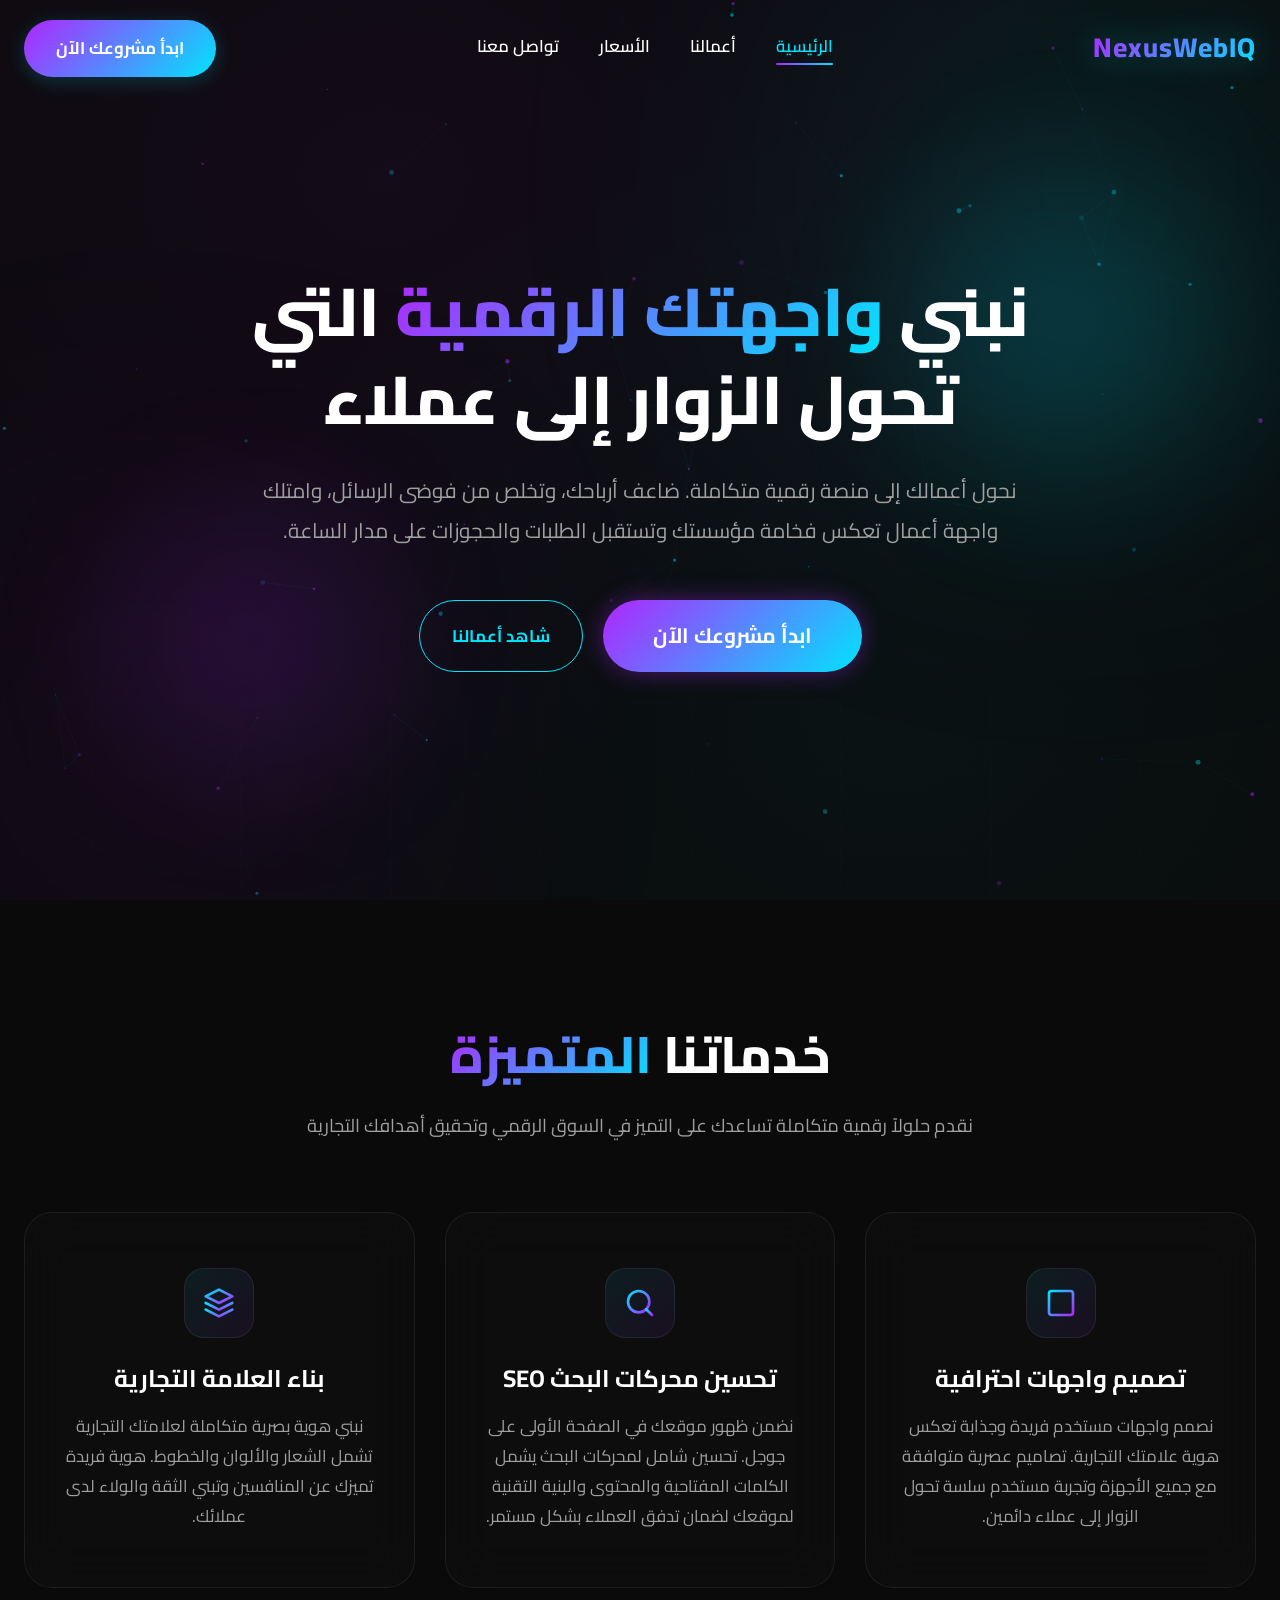
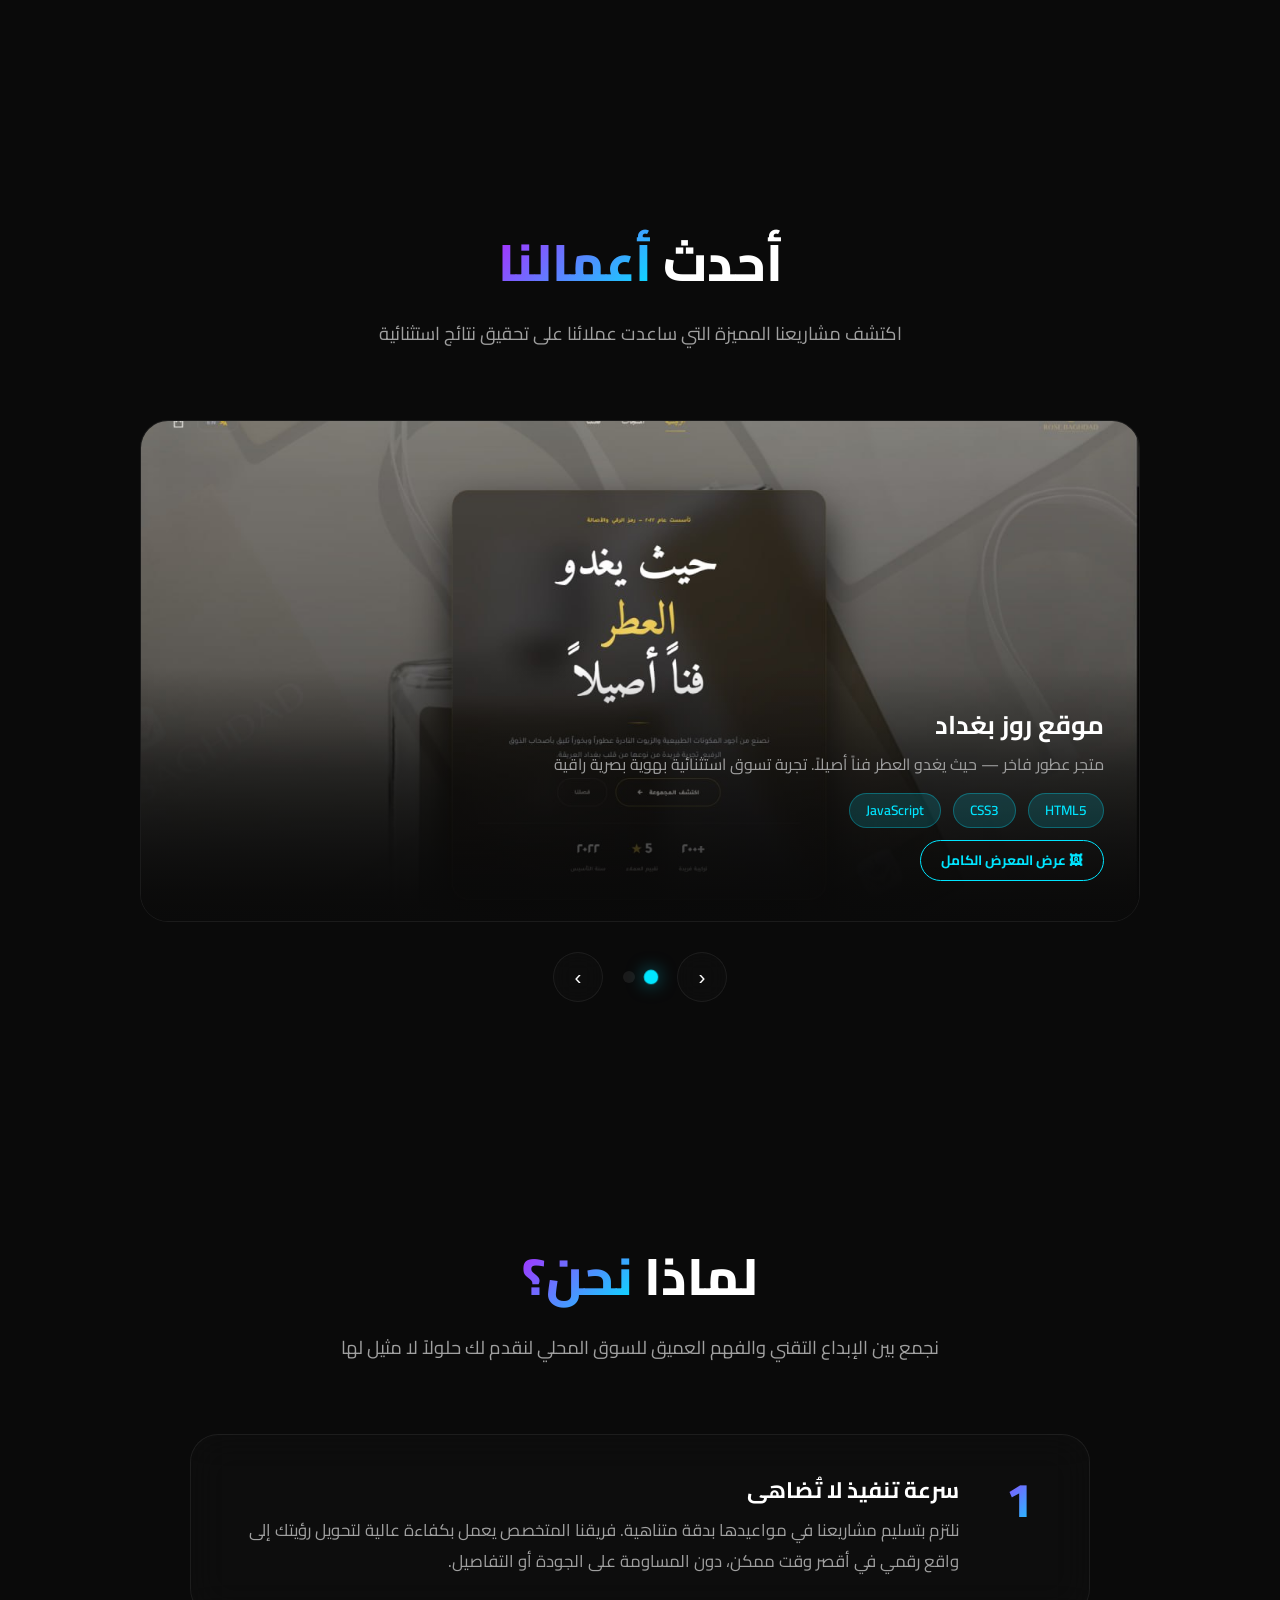
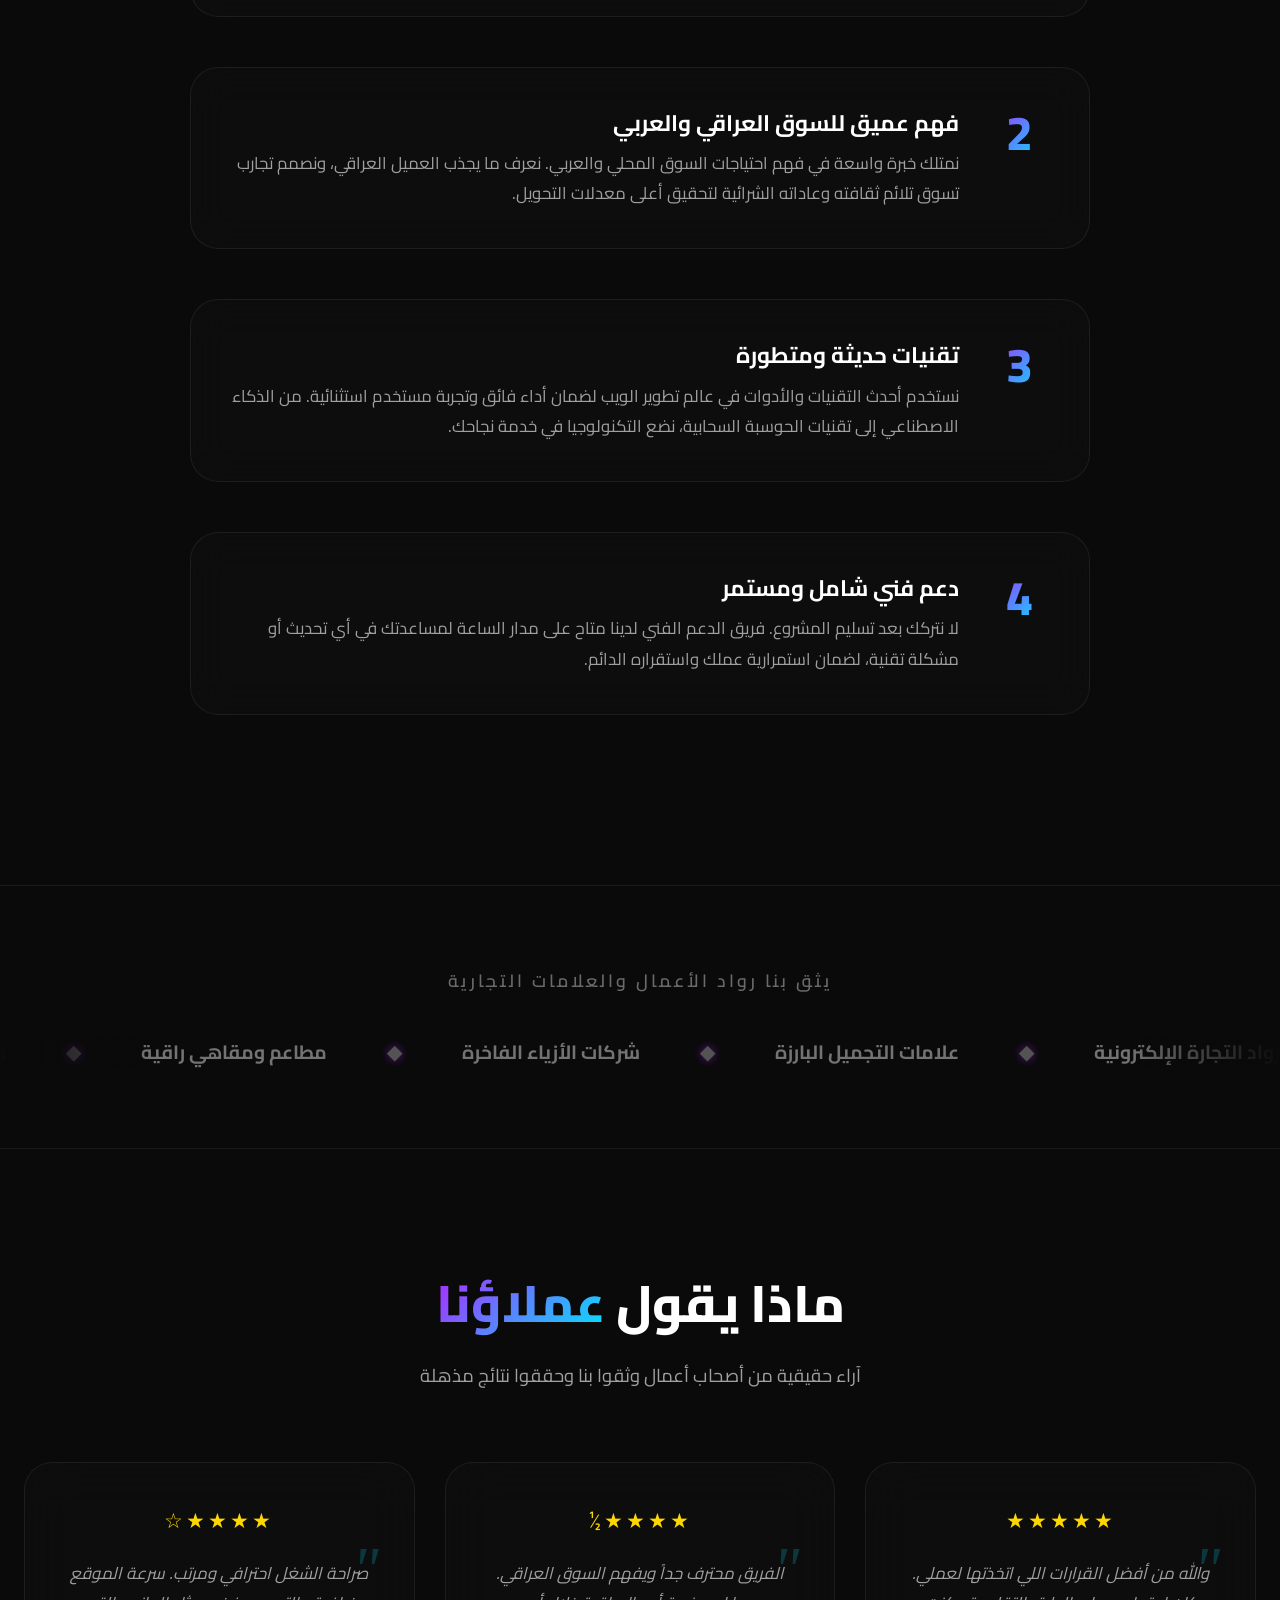
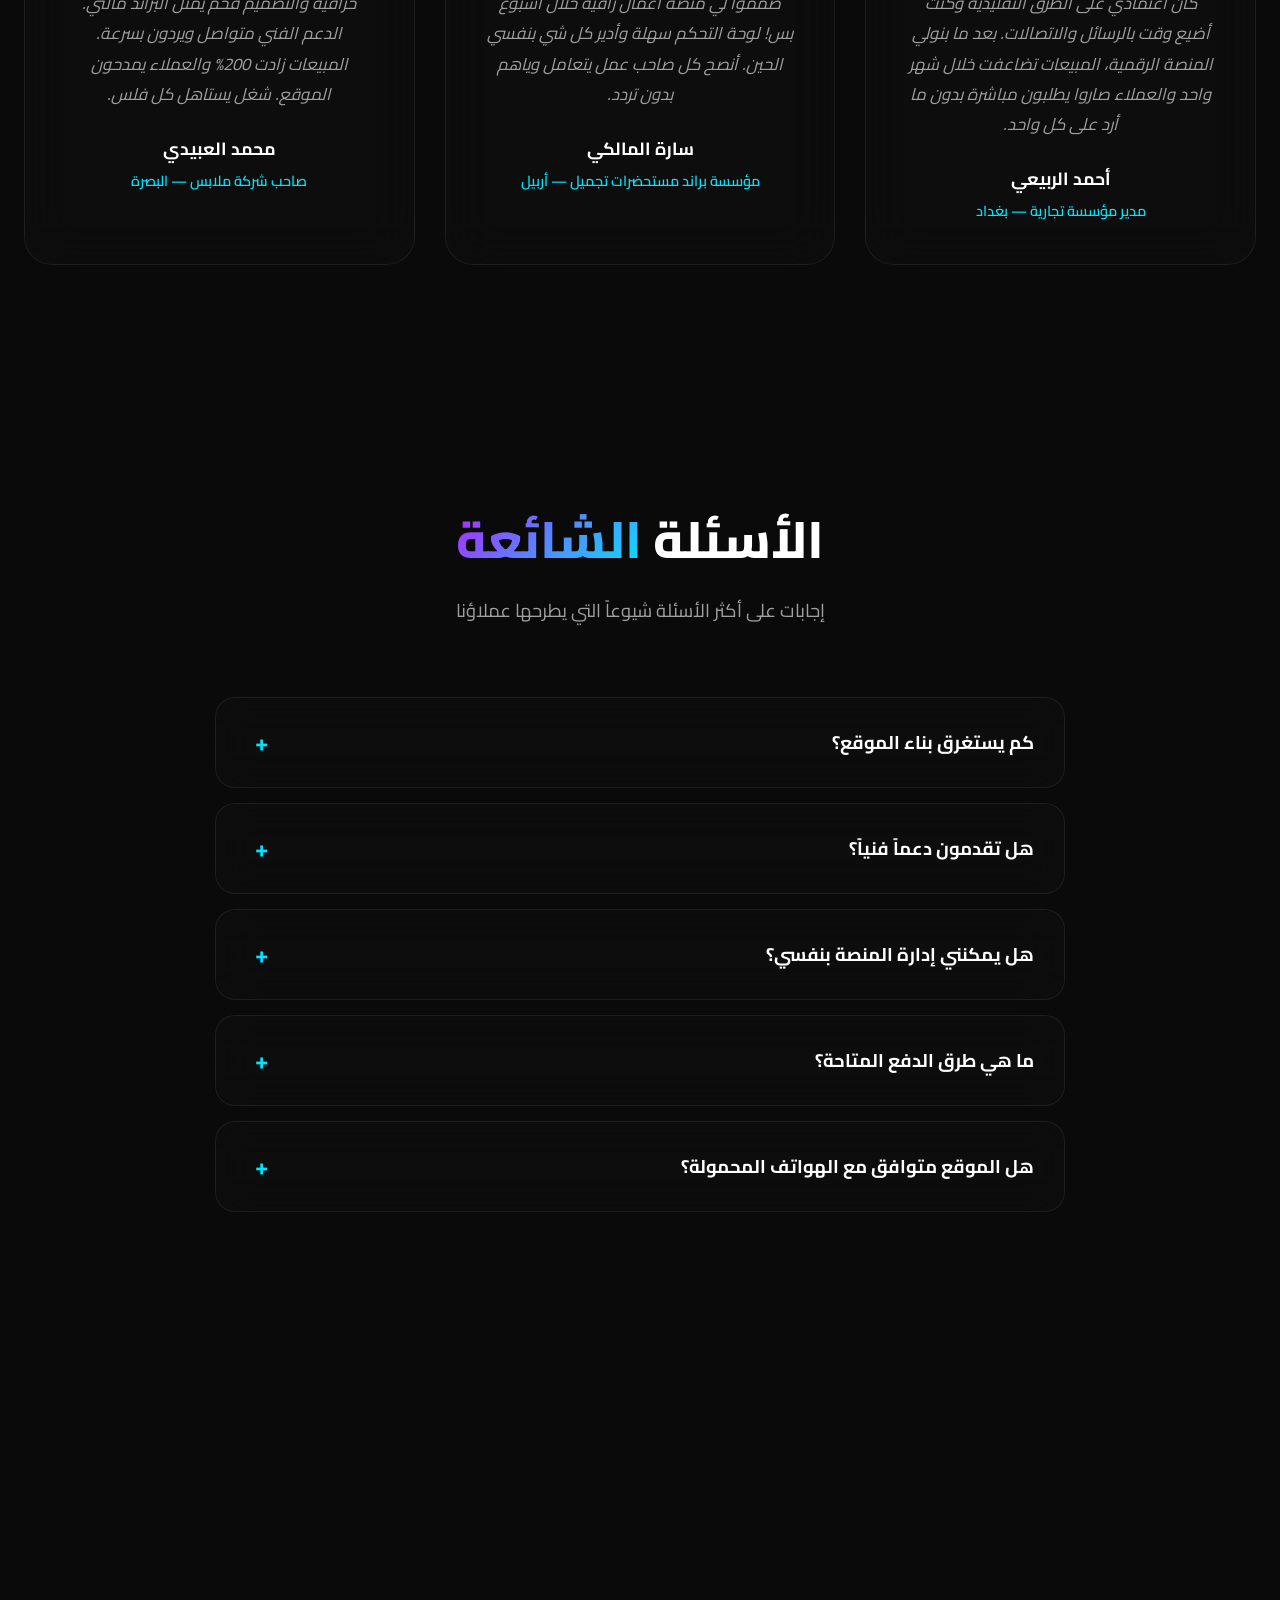
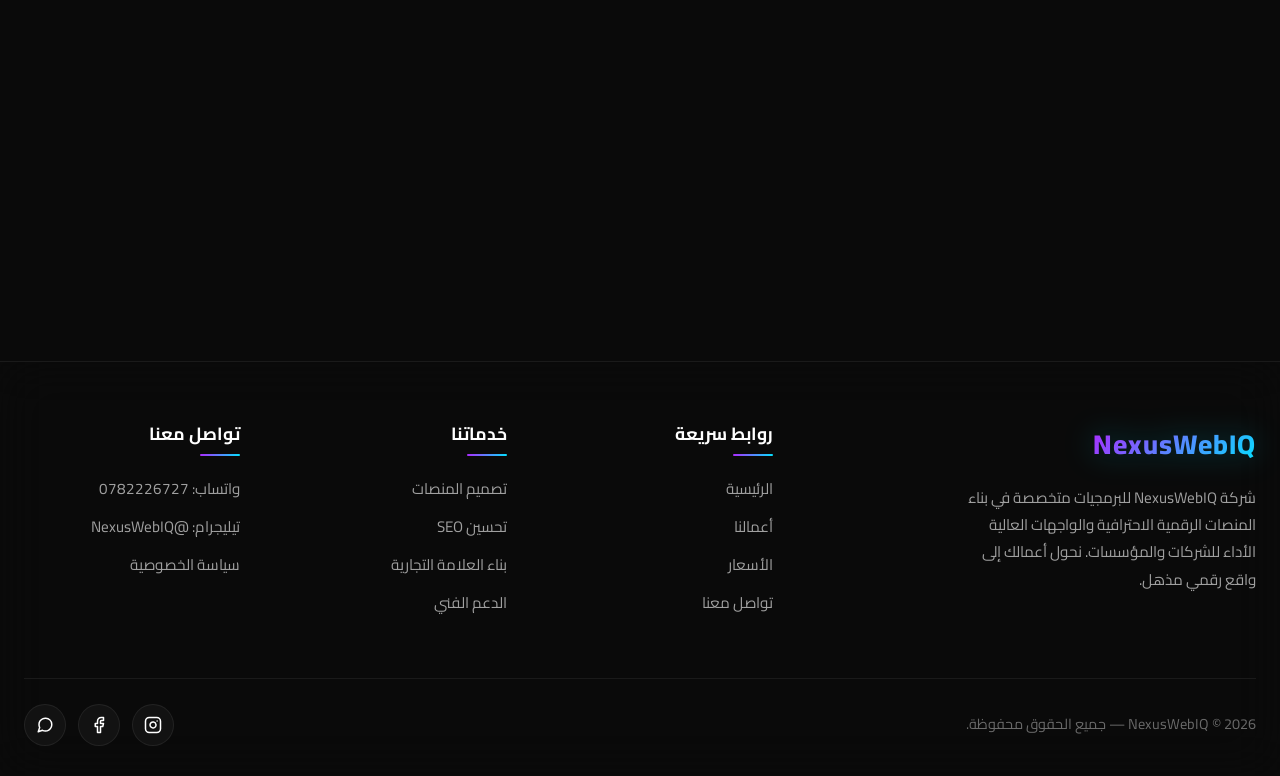
<file: index.html>
<!DOCTYPE html>
<html lang="ar" dir="rtl">
<head>
    <meta charset="UTF-8">
    <meta name="viewport" content="width=device-width, initial-scale=1.0">
    <title>وكالة نيكسس ويب آي كيو للبرمجيات | NexusWebIQ</title>
    <meta name="description" content="نيكسس ويب آي كيو (NexusWebIQ) - الوكالة الأولى لبناء المتاجر الإلكترونية والمواقع الاحترافية لبيجات الانستغرام والشركات في العراق بأسعار تنافسية وسرعة فائقة. نيكسس ويب اختيارك الأفضل للتطوير الرقمي.">
    <meta name="keywords" content="تصميم مواقع, متجر إلكتروني, تطوير ويب, NexusWebIQ, تصميم واجهات, SEO, تحسين محركات البحث">
    <meta name="author" content="NexusWebIQ">
    <meta property="og:title" content="وكالة نيكسس ويب آي كيو للبرمجيات | NexusWebIQ">
    <meta property="og:description" content="نيكسس ويب آي كيو (NexusWebIQ) - الوكالة الأولى لبناء المتاجر الإلكترونية والمواقع الاحترافية لبيجات الانستغرام والشركات في العراق بأسعار تنافسية وسرعة فائقة. نيكسس ويب اختيارك الأفضل للتطوير الرقمي.">
    <meta property="og:type" content="website">
    <link rel="preconnect" href="https://fonts.googleapis.com">
    <link rel="preconnect" href="https://fonts.gstatic.com" crossorigin>
    <link href="https://fonts.googleapis.com/css2?family=Cairo:wght@300;400;600;700;800;900&display=swap" rel="stylesheet">
    <link rel="stylesheet" href="styles.css">
    <link rel="icon" type="image/png" sizes="32x32" href="/favicon-32x32.png">
    <link rel="icon" type="image/png" sizes="16x16" href="/favicon-16x16.png">
    <link rel="apple-touch-icon" sizes="180x180" href="/apple-touch-icon.png">
</head>
<body>
    <!-- Background Effects -->
    <div class="background-effects">
        <div class="glow-orb blue"></div>
        <div class="glow-orb purple"></div>
        <div class="grid-overlay"></div>
    </div>
    <canvas id="particles-canvas"></canvas>

    <!-- Header & Navbar -->
    <header class="navbar" id="navbar">
        <div class="container nav-container">
            <a href="index.html" class="logo">NexusWebIQ</a>
            <nav class="nav-links">
                <a href="index.html" class="active">الرئيسية</a>
                <a href="portfolio.html">أعمالنا</a>
                <a href="pricing.html">الأسعار</a>
                <a href="contact.html">تواصل معنا</a>
            </nav>
            <a href="contact.html" class="btn btn-gradient">ابدأ مشروعك الآن</a>
            <button class="mobile-menu-btn" id="mobileMenuBtn" aria-label="قائمة التنقل">
                <div class="hamburger">
                    <span></span>
                    <span></span>
                    <span></span>
                </div>
            </button>
        </div>
    </header>

    <!-- Mobile Navigation -->
    <div class="mobile-nav" id="mobileNav">
        <a href="index.html">الرئيسية</a>
        <a href="portfolio.html">أعمالنا</a>
        <a href="pricing.html">الأسعار</a>
        <a href="contact.html">تواصل معنا</a>
        <a href="contact.html" class="btn btn-gradient">ابدأ مشروعك الآن</a>
    </div>

    <!-- Hero Section -->
    <section id="home" class="hero">
        <div class="hero-float hero-float-1"></div>
        <div class="hero-float hero-float-2"></div>
        <div class="hero-content fade-in-up">
            <h1>نبني <span class="text-gradient">واجهتك الرقمية</span> التي تحول الزوار إلى عملاء</h1>
            <h2>نحول أعمالك إلى منصة رقمية متكاملة. ضاعف أرباحك، وتخلص من فوضى الرسائل، وامتلك واجهة أعمال تعكس فخامة مؤسستك وتستقبل الطلبات والحجوزات على مدار الساعة.</h2>
            <div class="hero-actions">
                <a href="contact.html" class="btn btn-glow-large">ابدأ مشروعك الآن</a>
                <a href="portfolio.html" class="btn btn-outline">شاهد أعمالنا</a>
            </div>
        </div>
    </section>



    <!-- Our Services -->
    <section class="services section-padding" id="services">
        <div class="container">
            <h2 class="section-title fade-in-up">خدماتنا <span class="text-gradient">المتميزة</span></h2>
            <p class="section-subtitle fade-in-up">نقدم حلولاً رقمية متكاملة تساعدك على التميز في السوق الرقمي وتحقيق أهدافك التجارية</p>
            <div class="services-grid">
                <div class="glass-card service-card fade-in-up" style="transition-delay: 0.1s;">
                    <div class="card-icon">
                        <svg width="32" height="32" viewBox="0 0 24 24" fill="none" stroke="url(#grad1)" stroke-width="2" stroke-linecap="round" stroke-linejoin="round">
                            <defs>
                                <linearGradient id="grad1" x1="0%" y1="0%" x2="100%" y2="100%">
                                    <stop offset="0%" stop-color="#00E5FF"/>
                                    <stop offset="100%" stop-color="#B026FF"/>
                                </linearGradient>
                            </defs>
                            <rect x="3" y="3" width="18" height="18" rx="2" ry="2"></rect>
                            <line x1="3" y1="9" x2="21" y2="9"></line>
                            <line x1="9" y1="21" x2="9" y2="9"></line>
                        </svg>
                    </div>
                    <h3>تصميم واجهات احترافية</h3>
                    <p>نصمم واجهات مستخدم فريدة وجذابة تعكس هوية علامتك التجارية. تصاميم عصرية متوافقة مع جميع الأجهزة وتجربة مستخدم سلسة تحول الزوار إلى عملاء دائمين.</p>
                </div>
                <div class="glass-card service-card fade-in-up" style="transition-delay: 0.2s;">
                    <div class="card-icon">
                        <svg width="32" height="32" viewBox="0 0 24 24" fill="none" stroke="url(#grad1)" stroke-width="2" stroke-linecap="round" stroke-linejoin="round">
                            <circle cx="11" cy="11" r="8"></circle>
                            <line x1="21" y1="21" x2="16.65" y2="16.65"></line>
                            <line x1="11" y1="8" x2="11" y2="14"></line>
                            <line x1="8" y1="11" x2="14" y2="11"></line>
                        </svg>
                    </div>
                    <h3>تحسين محركات البحث SEO</h3>
                    <p>نضمن ظهور موقعك في الصفحة الأولى على جوجل. تحسين شامل لمحركات البحث يشمل الكلمات المفتاحية والمحتوى والبنية التقنية لموقعك لضمان تدفق العملاء بشكل مستمر.</p>
                </div>
                <div class="glass-card service-card fade-in-up" style="transition-delay: 0.3s;">
                    <div class="card-icon">
                        <svg width="32" height="32" viewBox="0 0 24 24" fill="none" stroke="url(#grad1)" stroke-width="2" stroke-linecap="round" stroke-linejoin="round">
                            <path d="M12 2L2 7l10 5 10-5-10-5z"></path>
                            <path d="M2 17l10 5 10-5"></path>
                            <path d="M2 12l10 5 10-5"></path>
                        </svg>
                    </div>
                    <h3>بناء العلامة التجارية</h3>
                    <p>نبني هوية بصرية متكاملة لعلامتك التجارية تشمل الشعار والألوان والخطوط. هوية فريدة تميزك عن المنافسين وتبني الثقة والولاء لدى عملائك.</p>
                </div>
            </div>
        </div>
    </section>

    <!-- Portfolio Showcase (Animated Slider) -->
    <section class="portfolio-slider-section section-padding" id="portfolio">
        <div class="container">
            <h2 class="section-title fade-in-up">أحدث <span class="text-gradient">أعمالنا</span></h2>
            <p class="section-subtitle fade-in-up">اكتشف مشاريعنا المميزة التي ساعدت عملائنا على تحقيق نتائج استثنائية</p>
            <div class="slider-wrapper fade-in-up">
                <div class="slider-track" id="sliderTrack">
                    <div class="slide">
                        <img src="assets/portfolio_perfume.png" alt="منصة عطور الفخامة" loading="lazy">
                        <div class="slide-overlay">
                            <h3>منصة عطور الفخامة</h3>
                            <p>منصة إلكترونية متكاملة لبيع العطور الفاخرة مع نظام طلبات ذكي</p>
                            <div>
                                <span class="slide-tag">HTML5</span>
                                <span class="slide-tag">CSS3</span>
                                <span class="slide-tag">JavaScript</span>
                            </div>
                        </div>
                    </div>
                    <div class="slide roz-baghdad-slide" onclick="window.location.href='portfolio.html#roz-baghdad'" style="cursor:pointer;">
                        <img src="assets/roz_baghdad_hero.jpg" alt="موقع روز بغداد" loading="lazy">
                        <div class="slide-overlay">
                            <h3>موقع روز بغداد</h3>
                            <p>متجر عطور فاخر — حيث يغدو العطر فناً أصيلاً. تجربة تسوق استثنائية بهوية بصرية راقية</p>
                            <div style="margin-bottom:12px;">
                                <span class="slide-tag">HTML5</span>
                                <span class="slide-tag">CSS3</span>
                                <span class="slide-tag">JavaScript</span>
                            </div>
                            <a href="portfolio.html#roz-baghdad" class="btn btn-outline" style="font-size:0.85rem;padding:8px 20px;" onclick="event.stopPropagation();">🖼 عرض المعرض الكامل</a>
                        </div>
                    </div>
                </div>
            </div>
            <div class="slider-controls">
                <button class="slider-btn" id="sliderPrev" aria-label="السابق">‹</button>
                <div class="slider-dots" id="sliderDots">
                    <button class="slider-dot active" data-index="0" aria-label="الشريحة 1"></button>
                    <button class="slider-dot" data-index="1" aria-label="الشريحة 2"></button>
                </div>
                <button class="slider-btn" id="sliderNext" aria-label="التالي">›</button>
            </div>
        </div>
    </section>

    <!-- Why Choose NexusWebIQ -->
    <section class="why-us section-padding" id="why-us">
        <div class="container">
            <h2 class="section-title fade-in-up">لماذا <span class="text-gradient">نحن؟</span></h2>
            <p class="section-subtitle fade-in-up">نجمع بين الإبداع التقني والفهم العميق للسوق المحلي لنقدم لك حلولاً لا مثيل لها</p>
            <div class="why-us-content">
                <div class="why-us-item fade-in-up" style="transition-delay: 0.1s;">
                    <div class="why-us-number">1</div>
                    <div class="why-us-text">
                        <h3>سرعة تنفيذ لا تُضاهى</h3>
                        <p>نلتزم بتسليم مشاريعنا في مواعيدها بدقة متناهية. فريقنا المتخصص يعمل بكفاءة عالية لتحويل رؤيتك إلى واقع رقمي في أقصر وقت ممكن، دون المساومة على الجودة أو التفاصيل.</p>
                    </div>
                </div>
                <div class="why-us-item fade-in-up" style="transition-delay: 0.2s;">
                    <div class="why-us-number">2</div>
                    <div class="why-us-text">
                        <h3>فهم عميق للسوق العراقي والعربي</h3>
                        <p>نمتلك خبرة واسعة في فهم احتياجات السوق المحلي والعربي. نعرف ما يجذب العميل العراقي، ونصمم تجارب تسوق تلائم ثقافته وعاداته الشرائية لتحقيق أعلى معدلات التحويل.</p>
                    </div>
                </div>
                <div class="why-us-item fade-in-up" style="transition-delay: 0.3s;">
                    <div class="why-us-number">3</div>
                    <div class="why-us-text">
                        <h3>تقنيات حديثة ومتطورة</h3>
                        <p>نستخدم أحدث التقنيات والأدوات في عالم تطوير الويب لضمان أداء فائق وتجربة مستخدم استثنائية. من الذكاء الاصطناعي إلى تقنيات الحوسبة السحابية، نضع التكنولوجيا في خدمة نجاحك.</p>
                    </div>
                </div>
                <div class="why-us-item fade-in-up" style="transition-delay: 0.4s;">
                    <div class="why-us-number">4</div>
                    <div class="why-us-text">
                        <h3>دعم فني شامل ومستمر</h3>
                        <p>لا نتركك بعد تسليم المشروع. فريق الدعم الفني لدينا متاح على مدار الساعة لمساعدتك في أي تحديث أو مشكلة تقنية، لضمان استمرارية عملك واستقراره الدائم.</p>
                    </div>
                </div>
            </div>
        </div>
    </section>

    <!-- Trusted By (Clients Marquee) -->
    <section class="clients-marquee">
        <p class="marquee-title fade-in-up">يثق بنا رواد الأعمال والعلامات التجارية</p>
        <div class="marquee-container">
            <div class="marquee-content">
                <span>رواد التجارة الإلكترونية <span class="bullet">◆</span></span>
                <span>علامات التجميل البارزة <span class="bullet">◆</span></span>
                <span>شركات الأزياء الفاخرة <span class="bullet">◆</span></span>
                <span>مطاعم ومقاهي راقية <span class="bullet">◆</span></span>
                <span>شركات التقنية الناشئة <span class="bullet">◆</span></span>
                <span>مؤسسات العطور والعود <span class="bullet">◆</span></span>
                <span>صالونات ومراكز التجميل <span class="bullet">◆</span></span>
                <span>وكالات السفر والسياحة <span class="bullet">◆</span></span>
                <!-- Duplicate for seamless scroll -->
                <span>رواد التجارة الإلكترونية <span class="bullet">◆</span></span>
                <span>علامات التجميل البارزة <span class="bullet">◆</span></span>
                <span>شركات الأزياء الفاخرة <span class="bullet">◆</span></span>
                <span>مطاعم ومقاهي راقية <span class="bullet">◆</span></span>
                <span>شركات التقنية الناشئة <span class="bullet">◆</span></span>
                <span>مؤسسات العطور والعود <span class="bullet">◆</span></span>
                <span>صالونات ومراكز التجميل <span class="bullet">◆</span></span>
                <span>وكالات السفر والسياحة <span class="bullet">◆</span></span>
            </div>
        </div>
    </section>

    <!-- Testimonials -->
    <section class="testimonials section-padding" id="testimonials">
        <div class="container">
            <h2 class="section-title fade-in-up">ماذا يقول <span class="text-gradient">عملاؤنا</span></h2>
            <p class="section-subtitle fade-in-up">آراء حقيقية من أصحاب أعمال وثقوا بنا وحققوا نتائج مذهلة</p>
            <div class="testimonials-grid">
                <div class="glass-card testimonial-card fade-in-up" style="transition-delay: 0.1s;">
                    <div class="testimonial-stars">★★★★★</div>
                    <p class="testimonial-text">والله من أفضل القرارات اللي اتخذتها لعملي. كان اعتمادي على الطرق التقليدية وكنت أضيع وقت بالرسائل والاتصالات. بعد ما بنولي المنصة الرقمية، المبيعات تضاعفت خلال شهر واحد والعملاء صاروا يطلبون مباشرة بدون ما أرد على كل واحد.</p>
                    <div class="testimonial-author">أحمد الربيعي</div>
                    <div class="testimonial-role">مدير مؤسسة تجارية — بغداد</div>
                </div>
                <div class="glass-card testimonial-card fade-in-up" style="transition-delay: 0.2s;">
                    <div class="testimonial-stars">★★★★½</div>
                    <p class="testimonial-text">الفريق محترف جداً ويفهم السوق العراقي. صمموا لي منصة أعمال راقية خلال أسبوع بس! لوحة التحكم سهلة وأدير كل شي بنفسي الحين. أنصح كل صاحب عمل يتعامل وياهم بدون تردد.</p>
                    <div class="testimonial-author">سارة المالكي</div>
                    <div class="testimonial-role">مؤسسة براند مستحضرات تجميل — أربيل</div>
                </div>
                <div class="glass-card testimonial-card fade-in-up" style="transition-delay: 0.3s;">
                    <div class="testimonial-stars">★★★★☆</div>
                    <p class="testimonial-text">صراحة الشغل احترافي ومرتب. سرعة الموقع خرافية والتصميم فخم يمثل البراند مالتي. الدعم الفني متواصل ويردون بسرعة. المبيعات زادت 200% والعملاء يمدحون الموقع. شغل يستاهل كل فلس.</p>
                    <div class="testimonial-author">محمد العبيدي</div>
                    <div class="testimonial-role">صاحب شركة ملابس — البصرة</div>
                </div>
            </div>
        </div>
    </section>

    <!-- FAQ Accordion -->
    <section class="faq-section section-padding" id="faq">
        <div class="container">
            <h2 class="section-title fade-in-up">الأسئلة <span class="text-gradient">الشائعة</span></h2>
            <p class="section-subtitle fade-in-up">إجابات على أكثر الأسئلة شيوعاً التي يطرحها عملاؤنا</p>
            <div class="faq-container">
                <div class="faq-item fade-in-up" style="transition-delay: 0.1s;">
                    <button class="faq-question" aria-expanded="false">
                        <span>كم يستغرق بناء الموقع؟</span>
                        <span class="faq-icon">+</span>
                    </button>
                    <div class="faq-answer">
                        <div class="faq-answer-inner">
                            <p style="margin-bottom: 10px;">من يومين إلى بحد أقصى شهر يتم تسليم مشروع كامل.</p>
                            <p style="margin-bottom: 10px;">الباقات الاقتصادية تُنجز خلال من يومين إلى أسبوع.</p>
                            <p>الباقات المتقدمة قد تستغرق من أسبوع إلى شهر.</p>
                        </div>
                    </div>
                </div>
                <div class="faq-item fade-in-up" style="transition-delay: 0.2s;">
                    <button class="faq-question" aria-expanded="false">
                        <span>هل تقدمون دعماً فنياً؟</span>
                        <span class="faq-icon">+</span>
                    </button>
                    <div class="faq-answer">
                        <div class="faq-answer-inner">
                            نعم، دعم فني متكامل لضمان استقرار عملك. كل باقة تتضمن فترة دعم فني مجاني تبدأ من شهر وتصل إلى سنة كاملة في باقة VIP. فريقنا متاح على مدار الساعة عبر الواتساب والتيليجرام للرد على استفساراتكم.
                        </div>
                    </div>
                </div>
                <div class="faq-item fade-in-up" style="transition-delay: 0.3s;">
                    <button class="faq-question" aria-expanded="false">
                        <span>هل يمكنني إدارة المنصة بنفسي؟</span>
                        <span class="faq-icon">+</span>
                    </button>
                    <div class="faq-answer">
                        <div class="faq-answer-inner">
                            بالتأكيد! نزودك بلوحة تحكم عربية سهلة الاستخدام تمكنك من إدارة المنتجات والطلبات والعملاء بكل سهولة. كما نقدم تدريباً مجانياً على استخدام لوحة التحكم لضمان تجربة سلسة.
                        </div>
                    </div>
                </div>
                <div class="faq-item fade-in-up" style="transition-delay: 0.4s;">
                    <button class="faq-question" aria-expanded="false">
                        <span>ما هي طرق الدفع المتاحة؟</span>
                        <span class="faq-icon">+</span>
                    </button>
                    <div class="faq-answer">
                        <div class="faq-answer-inner">
                            نقبل الدفع عبر التحويل البنكي، الدفع النقدي، وعبر المحافظ الإلكترونية مثل زين كاش وآسيا حوالة. نوفر مرونة كاملة في طرق الدفع لتناسب احتياجات جميع عملائنا.
                        </div>
                    </div>
                </div>
                <div class="faq-item fade-in-up" style="transition-delay: 0.5s;">
                    <button class="faq-question" aria-expanded="false">
                        <span>هل الموقع متوافق مع الهواتف المحمولة؟</span>
                        <span class="faq-icon">+</span>
                    </button>
                    <div class="faq-answer">
                        <div class="faq-answer-inner">
                            جميع مواقعنا مصممة بتقنية التصميم المتجاوب (Responsive Design) لتعمل بشكل مثالي على جميع الأجهزة — الهواتف المحمولة والأجهزة اللوحية وأجهزة الكمبيوتر. نضمن تجربة مستخدم ممتازة على كل شاشة.
                        </div>
                    </div>
                </div>
            </div>
        </div>
    </section>

    <!-- Final CTA -->
    <section class="final-cta section-padding">
        <div class="container">
            <div class="cta-wrapper fade-in-up">
                <div class="cta-glow cta-glow-1"></div>
                <div class="cta-glow cta-glow-2"></div>
                <h2>هل أنت مستعد لإطلاق <span class="text-gradient">واجهتك الرقمية؟</span></h2>
                <p>انضم إلى أكثر من 100 صاحب عمل وثقوا بنا لبناء منصاتهم الرقمية وحققوا نتائج مذهلة</p>
                <a href="contact.html" class="btn btn-glow-large">ابدأ مشروعك الآن</a>
            </div>
        </div>
    </section>

    <!-- Footer -->
    <footer class="footer">
        <div class="container">
            <div class="footer-grid">
                <div class="footer-brand">
                    <a href="index.html" class="logo">NexusWebIQ</a>
                    <p>شركة NexusWebIQ للبرمجيات متخصصة في بناء المنصات الرقمية الاحترافية والواجهات العالية الأداء للشركات والمؤسسات. نحول أعمالك إلى واقع رقمي مذهل.</p>
                </div>
                <div class="footer-col">
                    <h4>روابط سريعة</h4>
                    <a href="index.html">الرئيسية</a>
                    <a href="portfolio.html">أعمالنا</a>
                    <a href="pricing.html">الأسعار</a>
                    <a href="contact.html">تواصل معنا</a>
                </div>
                <div class="footer-col">
                    <h4>خدماتنا</h4>
                    <a href="#">تصميم المنصات</a>
                    <a href="#">تحسين SEO</a>
                    <a href="#">بناء العلامة التجارية</a>
                    <a href="#">الدعم الفني</a>
                </div>
                <div class="footer-col">
                    <h4>تواصل معنا</h4>
                    <a href="https://wa.me/9647822267277" target="_blank">واتساب: 0782226727</a>
                    <a href="https://t.me/NexusWebIQ" target="_blank">تيليجرام: @NexusWebIQ</a>
                    <a href="privacy.html">سياسة الخصوصية</a>
                </div>
            </div>
            <div class="footer-divider"></div>
            <div class="footer-bottom">
                <p>NexusWebIQ © 2026 — جميع الحقوق محفوظة.</p>
                <div class="social-icons">
                    <a href="#" class="social-icon" aria-label="Instagram">
                        <svg width="18" height="18" viewBox="0 0 24 24" fill="none" stroke="currentColor" stroke-width="2" stroke-linecap="round" stroke-linejoin="round"><rect x="2" y="2" width="20" height="20" rx="5" ry="5"></rect><path d="M16 11.37A4 4 0 1 1 12.63 8 4 4 0 0 1 16 11.37z"></path><line x1="17.5" y1="6.5" x2="17.51" y2="6.5"></line></svg>
                    </a>
                    <a href="#" class="social-icon" aria-label="Facebook">
                        <svg width="18" height="18" viewBox="0 0 24 24" fill="none" stroke="currentColor" stroke-width="2" stroke-linecap="round" stroke-linejoin="round"><path d="M18 2h-3a5 5 0 0 0-5 5v3H7v4h3v8h4v-8h3l1-4h-4V7a1 1 0 0 1 1-1h3z"></path></svg>
                    </a>
                    <a href="https://wa.me/9647822267277" class="social-icon" target="_blank" aria-label="WhatsApp">
                        <svg width="18" height="18" viewBox="0 0 24 24" fill="none" stroke="currentColor" stroke-width="2" stroke-linecap="round" stroke-linejoin="round"><path d="M21 11.5a8.38 8.38 0 0 1-.9 3.8 8.5 8.5 0 0 1-7.6 4.7 8.38 8.38 0 0 1-3.8-.9L3 21l1.9-5.7a8.38 8.38 0 0 1-.9-3.8 8.5 8.5 0 0 1 4.7-7.6 8.38 8.38 0 0 1 3.8-.9h.5a8.48 8.48 0 0 1 8 8v.5z"></path></svg>
                    </a>
                </div>
            </div>
        </div>
    </footer>

    <script src="script.js"></script>
</body>
</html>
</file>
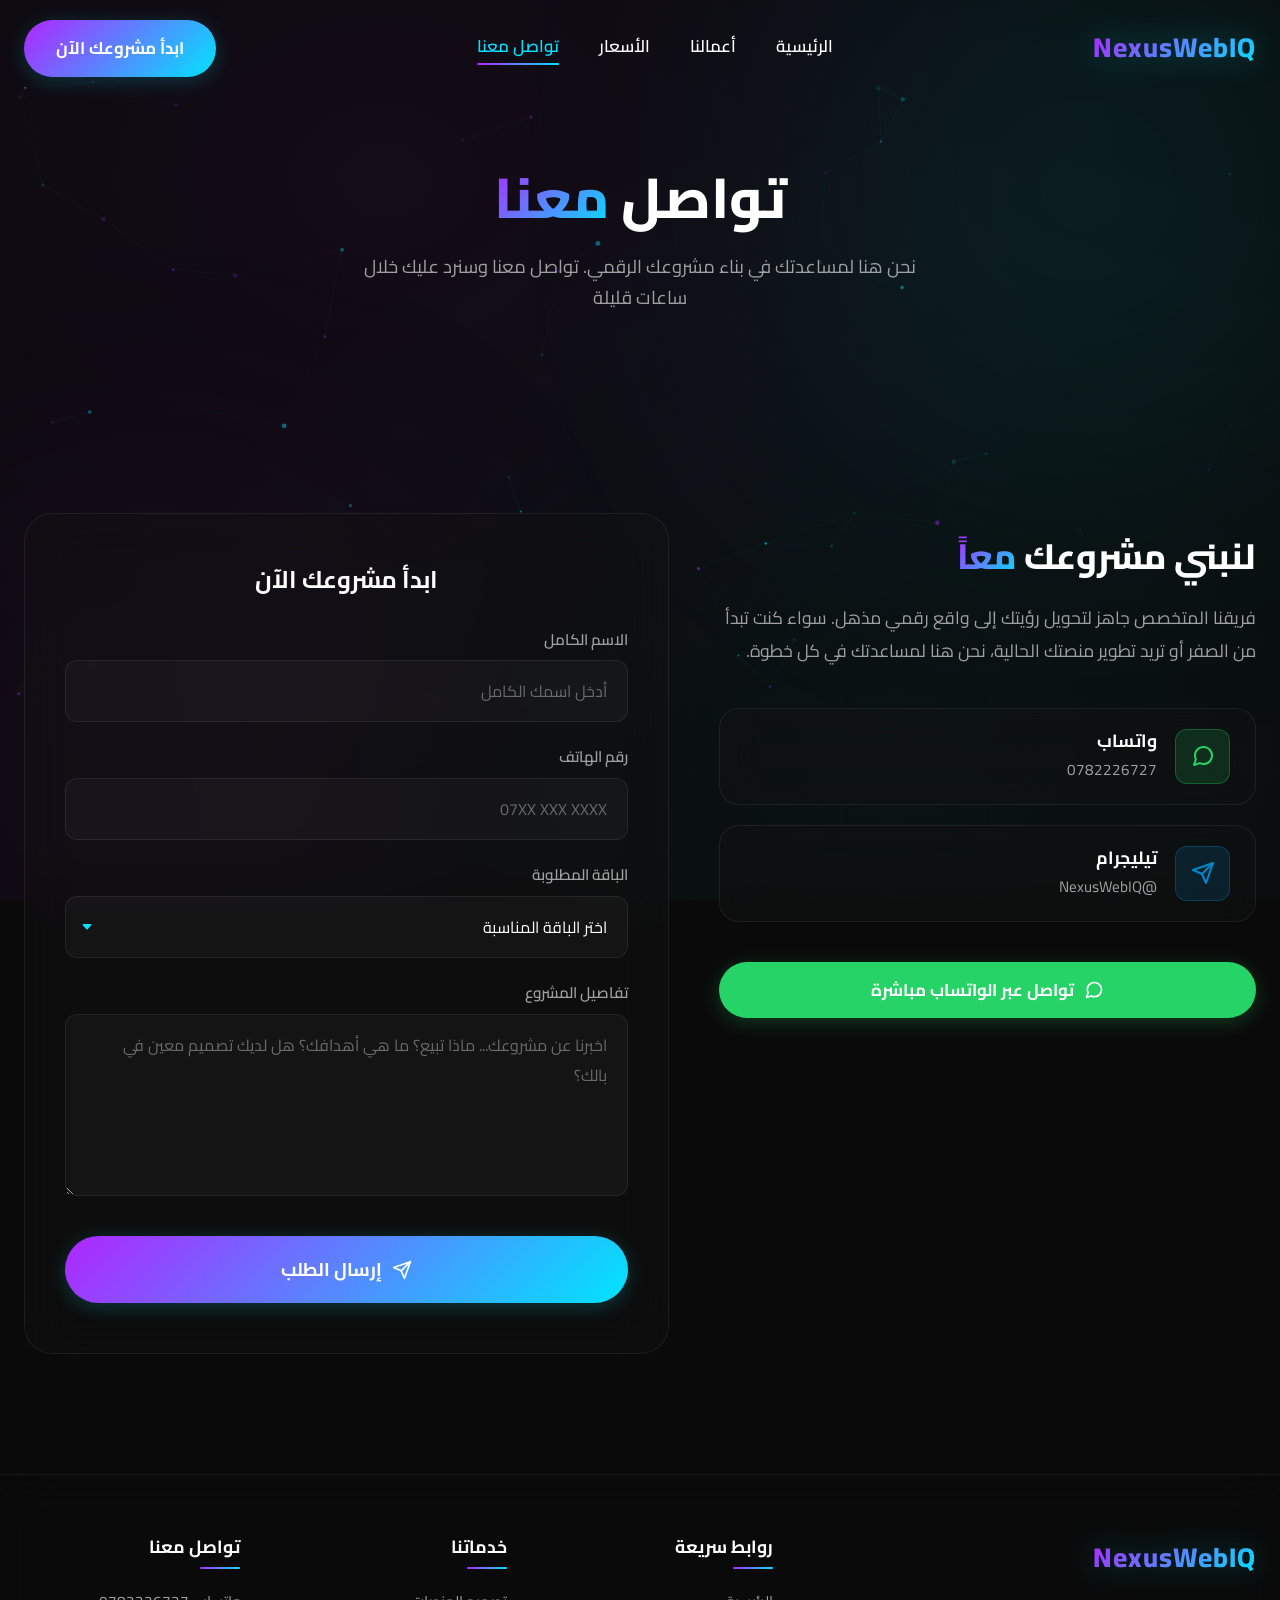
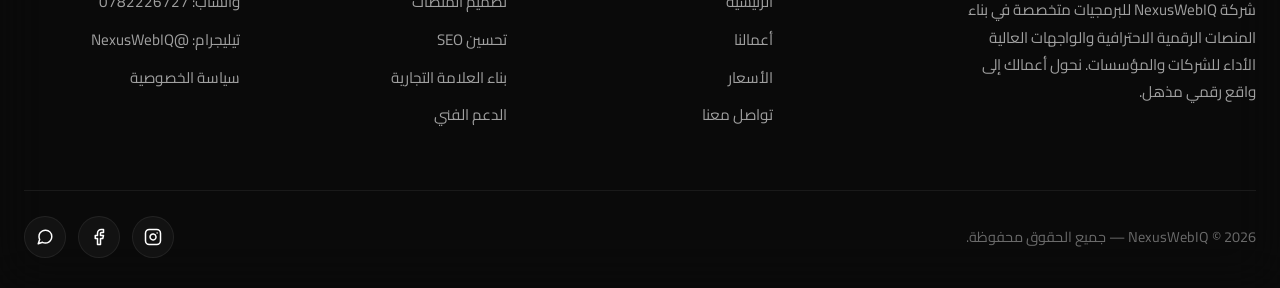
<file: contact.html>
<!DOCTYPE html>
<html lang="ar" dir="rtl">
<head>
    <meta charset="UTF-8">
    <meta name="viewport" content="width=device-width, initial-scale=1.0">
    <title>تواصل معنا — NexusWebIQ | ابدأ مشروعك الرقمي اليوم</title>
    <meta name="description" content="تواصل مع فريق NexusWebIQ لبدء مشروعك الرقمي. واتساب: +9647822267277 | تيليجرام: @NexusWebIQ. نحن هنا لمساعدتك في بناء منصتك الرقمية.">
    <link rel="preconnect" href="https://fonts.googleapis.com">
    <link rel="preconnect" href="https://fonts.gstatic.com" crossorigin>
    <link href="https://fonts.googleapis.com/css2?family=Cairo:wght@300;400;600;700;800;900&display=swap" rel="stylesheet">
    <link rel="stylesheet" href="styles.css">
</head>
<body>
    <!-- Background Effects -->
    <div class="background-effects">
        <div class="glow-orb blue"></div>
        <div class="glow-orb purple"></div>
        <div class="grid-overlay"></div>
    </div>
    <canvas id="particles-canvas"></canvas>

    <!-- Header & Navbar -->
    <header class="navbar" id="navbar">
        <div class="container nav-container">
            <a href="index.html" class="logo">NexusWebIQ</a>
            <nav class="nav-links">
                <a href="index.html">الرئيسية</a>
                <a href="portfolio.html">أعمالنا</a>
                <a href="pricing.html">الأسعار</a>
                <a href="contact.html" class="active">تواصل معنا</a>
            </nav>
            <a href="contact.html" class="btn btn-gradient">ابدأ مشروعك الآن</a>
            <button class="mobile-menu-btn" id="mobileMenuBtn" aria-label="قائمة التنقل">
                <div class="hamburger">
                    <span></span>
                    <span></span>
                    <span></span>
                </div>
            </button>
        </div>
    </header>

    <!-- Mobile Navigation -->
    <div class="mobile-nav" id="mobileNav">
        <a href="index.html">الرئيسية</a>
        <a href="portfolio.html">أعمالنا</a>
        <a href="pricing.html">الأسعار</a>
        <a href="contact.html">تواصل معنا</a>
        <a href="contact.html" class="btn btn-gradient">ابدأ مشروعك الآن</a>
    </div>

    <!-- Page Header -->
    <div class="page-header">
        <div class="container">
            <h1 class="fade-in-up">تواصل <span class="text-gradient">معنا</span></h1>
            <p class="fade-in-up" style="transition-delay: 0.1s;">نحن هنا لمساعدتك في بناء مشروعك الرقمي. تواصل معنا وسنرد عليك خلال ساعات قليلة</p>
        </div>
    </div>

    <!-- Contact Section -->
    <section class="contact-section">
        <div class="container">
            <div class="contact-grid">

                <!-- Right Side: Contact Info -->
                <div class="contact-info fade-in-up">
                    <h2>لنبني مشروعك <span class="text-gradient">معاً</span></h2>
                    <p>فريقنا المتخصص جاهز لتحويل رؤيتك إلى واقع رقمي مذهل. سواء كنت تبدأ من الصفر أو تريد تطوير منصتك الحالية، نحن هنا لمساعدتك في كل خطوة.</p>

                    <div class="contact-methods">
                        <!-- WhatsApp -->
                        <a href="https://wa.me/9647822267277" target="_blank" class="contact-method">
                            <div class="contact-method-icon whatsapp">
                                <svg width="24" height="24" viewBox="0 0 24 24" fill="none" stroke="currentColor" stroke-width="2" stroke-linecap="round" stroke-linejoin="round"><path d="M21 11.5a8.38 8.38 0 0 1-.9 3.8 8.5 8.5 0 0 1-7.6 4.7 8.38 8.38 0 0 1-3.8-.9L3 21l1.9-5.7a8.38 8.38 0 0 1-.9-3.8 8.5 8.5 0 0 1 4.7-7.6 8.38 8.38 0 0 1 3.8-.9h.5a8.48 8.48 0 0 1 8 8v.5z"></path></svg>
                            </div>
                            <div class="contact-method-info">
                                <h4>واتساب</h4>
                                <p>0782226727</p>
                            </div>
                        </a>

                        <!-- Telegram -->
                        <a href="https://t.me/NexusWebIQ" target="_blank" class="contact-method">
                            <div class="contact-method-icon telegram">
                                <svg width="24" height="24" viewBox="0 0 24 24" fill="none" stroke="currentColor" stroke-width="2" stroke-linecap="round" stroke-linejoin="round"><line x1="22" y1="2" x2="11" y2="13"></line><polygon points="22 2 15 22 11 13 2 9 22 2"></polygon></svg>
                            </div>
                            <div class="contact-method-info">
                                <h4>تيليجرام</h4>
                                <p>@NexusWebIQ</p>
                            </div>
                        </a>
                    </div>

                    <!-- Quick CTA -->
                    <div style="margin-top: 20px;">
                        <a href="https://wa.me/9647822267277" target="_blank" class="btn btn-whatsapp" style="width: 100%; justify-content: center;">
                            <svg width="20" height="20" viewBox="0 0 24 24" fill="none" stroke="currentColor" stroke-width="2" stroke-linecap="round" stroke-linejoin="round"><path d="M21 11.5a8.38 8.38 0 0 1-.9 3.8 8.5 8.5 0 0 1-7.6 4.7 8.38 8.38 0 0 1-3.8-.9L3 21l1.9-5.7a8.38 8.38 0 0 1-.9-3.8 8.5 8.5 0 0 1 4.7-7.6 8.38 8.38 0 0 1 3.8-.9h.5a8.48 8.48 0 0 1 8 8v.5z"></path></svg>
                            تواصل عبر الواتساب مباشرة
                        </a>
                    </div>
                </div>

                <!-- Left Side: Contact Form -->
                <div class="contact-form-wrapper fade-in-up" style="transition-delay: 0.2s;">
                    <h3>ابدأ مشروعك الآن</h3>
                    <form action="https://formspree.io/f/xpqnnyne" method="POST" id="contactForm">
                        <div class="form-group">
                            <label for="name">الاسم الكامل</label>
                            <input type="text" id="name" name="name" class="form-control" placeholder="أدخل اسمك الكامل" required>
                        </div>

                        <div class="form-group">
                            <label for="phone">رقم الهاتف</label>
                            <input type="tel" id="phone" name="phone" class="form-control" placeholder="07XX XXX XXXX" required>
                        </div>

                        <div class="form-group">
                            <label for="package">الباقة المطلوبة</label>
                            <select id="package" name="package" class="form-control" required>
                                <option value="" disabled selected>اختر الباقة المناسبة</option>
                                <option value="economic">الباقة الاقتصادية — 75,000 د.ع</option>
                                <option value="professional">الباقة الاحترافية — 150,000 د.ع</option>
                                <option value="vip">باقة الشركات VIP — 450,000 د.ع</option>
                            </select>
                        </div>

                        <div class="form-group">
                            <label for="message">تفاصيل المشروع</label>
                            <textarea id="message" name="message" class="form-control" placeholder="اخبرنا عن مشروعك... ماذا تبيع؟ ما هي أهدافك؟ هل لديك تصميم معين في بالك؟" rows="5"></textarea>
                        </div>

                        <button type="submit" class="btn btn-gradient form-submit">
                            <svg width="20" height="20" viewBox="0 0 24 24" fill="none" stroke="currentColor" stroke-width="2" stroke-linecap="round" stroke-linejoin="round"><line x1="22" y1="2" x2="11" y2="13"></line><polygon points="22 2 15 22 11 13 2 9 22 2"></polygon></svg>
                            إرسال الطلب
                        </button>
                    </form>
                </div>

            </div>
        </div>
    </section>

    <!-- Footer -->
    <footer class="footer">
        <div class="container">
            <div class="footer-grid">
                <div class="footer-brand">
                    <a href="index.html" class="logo">NexusWebIQ</a>
                    <p>شركة NexusWebIQ للبرمجيات متخصصة في بناء المنصات الرقمية الاحترافية والواجهات العالية الأداء للشركات والمؤسسات. نحول أعمالك إلى واقع رقمي مذهل.</p>
                </div>
                <div class="footer-col">
                    <h4>روابط سريعة</h4>
                    <a href="index.html">الرئيسية</a>
                    <a href="portfolio.html">أعمالنا</a>
                    <a href="pricing.html">الأسعار</a>
                    <a href="contact.html">تواصل معنا</a>
                </div>
                <div class="footer-col">
                    <h4>خدماتنا</h4>
                    <a href="#">تصميم المنصات</a>
                    <a href="#">تحسين SEO</a>
                    <a href="#">بناء العلامة التجارية</a>
                    <a href="#">الدعم الفني</a>
                </div>
                <div class="footer-col">
                    <h4>تواصل معنا</h4>
                    <a href="https://wa.me/9647822267277" target="_blank">واتساب: 0782226727</a>
                    <a href="https://t.me/NexusWebIQ" target="_blank">تيليجرام: @NexusWebIQ</a>
                    <a href="privacy.html">سياسة الخصوصية</a>
                </div>
            </div>
            <div class="footer-divider"></div>
            <div class="footer-bottom">
                <p>NexusWebIQ © 2026 — جميع الحقوق محفوظة.</p>
                <div class="social-icons">
                    <a href="#" class="social-icon" aria-label="Instagram">
                        <svg width="18" height="18" viewBox="0 0 24 24" fill="none" stroke="currentColor" stroke-width="2" stroke-linecap="round" stroke-linejoin="round"><rect x="2" y="2" width="20" height="20" rx="5" ry="5"></rect><path d="M16 11.37A4 4 0 1 1 12.63 8 4 4 0 0 1 16 11.37z"></path><line x1="17.5" y1="6.5" x2="17.51" y2="6.5"></line></svg>
                    </a>
                    <a href="#" class="social-icon" aria-label="Facebook">
                        <svg width="18" height="18" viewBox="0 0 24 24" fill="none" stroke="currentColor" stroke-width="2" stroke-linecap="round" stroke-linejoin="round"><path d="M18 2h-3a5 5 0 0 0-5 5v3H7v4h3v8h4v-8h3l1-4h-4V7a1 1 0 0 1 1-1h3z"></path></svg>
                    </a>
                    <a href="https://wa.me/9647822267277" class="social-icon" target="_blank" aria-label="WhatsApp">
                        <svg width="18" height="18" viewBox="0 0 24 24" fill="none" stroke="currentColor" stroke-width="2" stroke-linecap="round" stroke-linejoin="round"><path d="M21 11.5a8.38 8.38 0 0 1-.9 3.8 8.5 8.5 0 0 1-7.6 4.7 8.38 8.38 0 0 1-3.8-.9L3 21l1.9-5.7a8.38 8.38 0 0 1-.9-3.8 8.5 8.5 0 0 1 4.7-7.6 8.38 8.38 0 0 1 3.8-.9h.5a8.48 8.48 0 0 1 8 8v.5z"></path></svg>
                    </a>
                </div>
            </div>
        </div>
    </footer>

    <script src="script.js"></script>
</body>
</html>
</file>
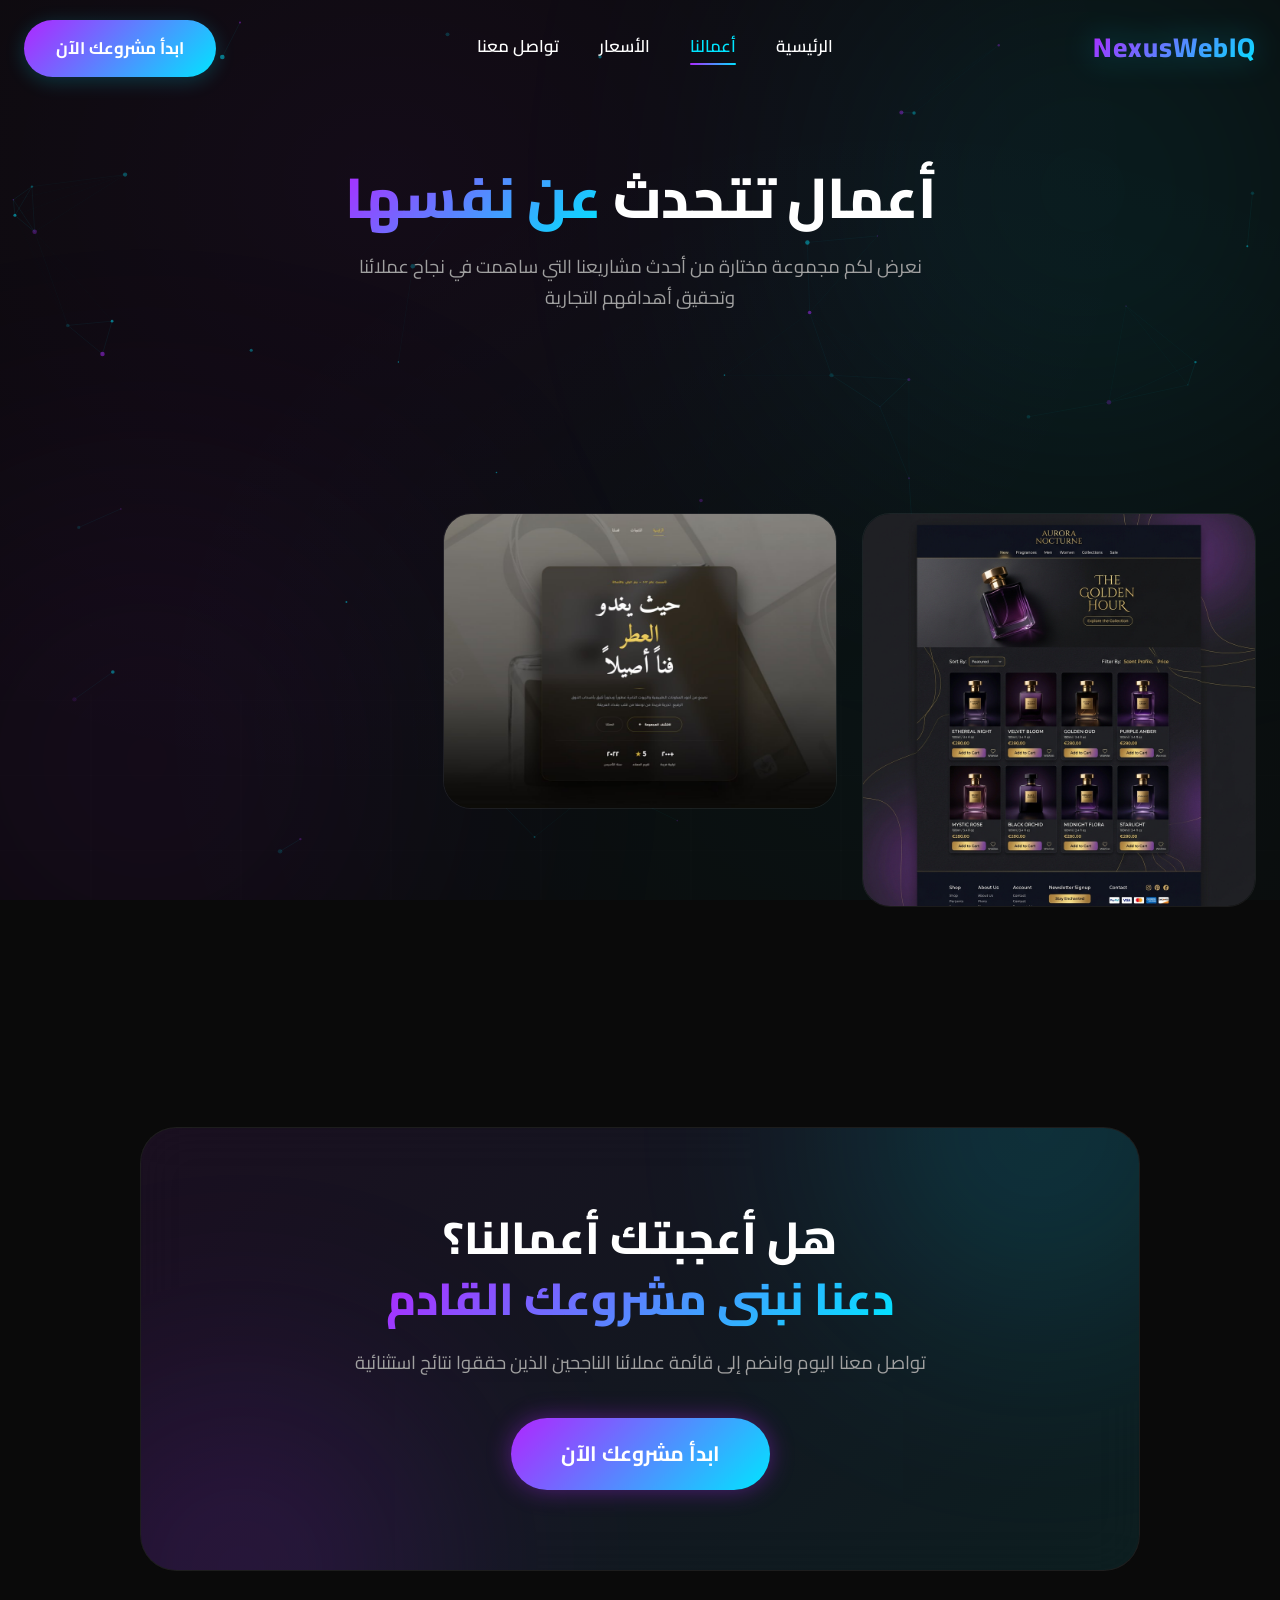
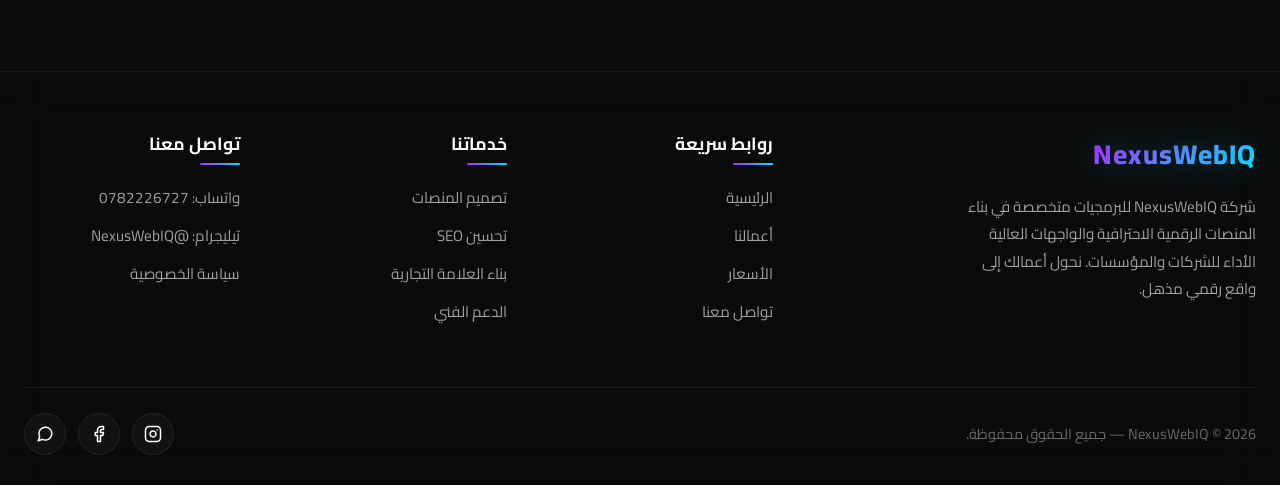
<file: portfolio.html>
<!DOCTYPE html>
<html lang="ar" dir="rtl">
<head>
    <meta charset="UTF-8">
    <meta name="viewport" content="width=device-width, initial-scale=1.0">
    <title>أعمالنا — NexusWebIQ | معرض المشاريع والإنجازات</title>
    <meta name="description" content="اكتشف أحدث مشاريعنا في تصميم وتطوير المنصات الرقمية. أعمال تتحدث عن نفسها — من منصات العطور إلى شركات الأزياء والتجميل.">
    <link rel="preconnect" href="https://fonts.googleapis.com">
    <link rel="preconnect" href="https://fonts.gstatic.com" crossorigin>
    <link href="https://fonts.googleapis.com/css2?family=Cairo:wght@300;400;600;700;800;900&display=swap" rel="stylesheet">
    <link rel="stylesheet" href="styles.css">
</head>
<body>
    <!-- Background Effects -->
    <div class="background-effects">
        <div class="glow-orb blue"></div>
        <div class="glow-orb purple"></div>
        <div class="grid-overlay"></div>
    </div>
    <canvas id="particles-canvas"></canvas>

    <!-- Header & Navbar -->
    <header class="navbar" id="navbar">
        <div class="container nav-container">
            <a href="index.html" class="logo">NexusWebIQ</a>
            <nav class="nav-links">
                <a href="index.html">الرئيسية</a>
                <a href="portfolio.html" class="active">أعمالنا</a>
                <a href="pricing.html">الأسعار</a>
                <a href="contact.html">تواصل معنا</a>
            </nav>
            <a href="contact.html" class="btn btn-gradient">ابدأ مشروعك الآن</a>
            <button class="mobile-menu-btn" id="mobileMenuBtn" aria-label="قائمة التنقل">
                <div class="hamburger">
                    <span></span>
                    <span></span>
                    <span></span>
                </div>
            </button>
        </div>
    </header>

    <!-- Mobile Navigation -->
    <div class="mobile-nav" id="mobileNav">
        <a href="index.html">الرئيسية</a>
        <a href="portfolio.html">أعمالنا</a>
        <a href="pricing.html">الأسعار</a>
        <a href="contact.html">تواصل معنا</a>
        <a href="contact.html" class="btn btn-gradient">ابدأ مشروعك الآن</a>
    </div>

    <!-- Page Header -->
    <div class="page-header">
        <div class="container">
            <h1 class="fade-in-up">أعمال تتحدث <span class="text-gradient">عن نفسها</span></h1>
            <p class="fade-in-up" style="transition-delay: 0.1s;">نعرض لكم مجموعة مختارة من أحدث مشاريعنا التي ساهمت في نجاح عملائنا وتحقيق أهدافهم التجارية</p>
        </div>
    </div>

    <!-- Portfolio Grid -->
    <section class="portfolio-section">
        <div class="container">
            <div class="portfolio-grid">
                <!-- Item 1 - Spans 2 rows -->
                <div class="portfolio-item fade-in-up" style="transition-delay: 0.1s;">
                    <img src="assets/portfolio_perfume.png" alt="متجر عطور الفخامة" loading="lazy">
                    <div class="portfolio-overlay">
                        <h3>منصة عطور الفخامة</h3>
                        <div class="tech-stack">
                            <span class="tech-badge">HTML5</span>
                            <span class="tech-badge">CSS3</span>
                            <span class="tech-badge">JavaScript</span>
                        </div>
                        <p style="color: var(--text-secondary); margin-bottom: 15px; font-size: 0.95rem;">منصة إلكترونية فاخرة لبيع العطور الأصلية مع نظام طلبات ذكي وتجربة تسوق استثنائية</p>
                        <a href="#" class="btn btn-outline">عرض المشروع</a>
                    </div>
                </div>

                <!-- Item 2 — روز بغداد -->
                <div id="roz-baghdad" class="portfolio-item fade-in-up" style="transition-delay: 0.15s; cursor:pointer;" onclick="openRozModal()">
                    <img src="assets/roz_baghdad_hero.jpg" alt="موقع روز بغداد" loading="lazy">
                    <div class="portfolio-overlay">
                        <h3>موقع روز بغداد</h3>
                        <div class="tech-stack">
                            <span class="tech-badge">HTML5</span>
                            <span class="tech-badge">CSS3</span>
                            <span class="tech-badge">JavaScript</span>
                        </div>
                        <p style="color: var(--text-secondary); margin-bottom: 15px; font-size: 0.95rem;">حيث يغدو العطر فناً أصيلاً — متجر عطور فاخر بهوية بصرية راقية وتجربة مستخدم استثنائية</p>
                        <button class="btn btn-outline" onclick="event.stopPropagation(); openRozModal()" style="border:none;cursor:pointer;">🖼 عرض المعرض الكامل</button>
                    </div>
                </div>
            </div>
        </div>
    </section>

    <!-- Roz Baghdad Lightbox Modal -->
    <div id="rozModal" style="display:none; position:fixed; inset:0; z-index:9999; background:rgba(0,0,0,0.92); backdrop-filter:blur(12px); overflow-y:auto; padding:20px;">
        <div style="max-width:1100px; margin:0 auto; position:relative; padding-top:60px;">
            <!-- Close Button -->
            <button onclick="closeRozModal()" style="position:fixed; top:20px; left:20px; background:rgba(255,255,255,0.1); border:1px solid rgba(255,255,255,0.2); color:#fff; font-size:1.5rem; width:48px; height:48px; border-radius:50%; cursor:pointer; display:flex; align-items:center; justify-content:center; transition:all 0.2s; z-index:10000;" onmouseover="this.style.background='rgba(255,255,255,0.2)'" onmouseout="this.style.background='rgba(255,255,255,0.1)'">&times;</button>

            <!-- Modal Header -->
            <div style="text-align:center; margin-bottom:40px;">
                <div style="display:inline-flex; align-items:center; gap:10px; background:rgba(176,38,255,0.15); border:1px solid rgba(176,38,255,0.3); border-radius:30px; padding:6px 20px; margin-bottom:16px;">
                    <span style="font-size:0.8rem; color:#B026FF; letter-spacing:2px; text-transform:uppercase;">Real Project</span>
                </div>
                <h2 style="font-family:'Cairo',sans-serif; font-size:2rem; font-weight:800; color:#fff; margin-bottom:8px;">موقع روز بغداد <span style="background:linear-gradient(135deg,#00E5FF,#B026FF); -webkit-background-clip:text; -webkit-text-fill-color:transparent;">— معرض المشروع</span></h2>
                <p style="color:rgba(255,255,255,0.5); font-family:'Cairo',sans-serif; font-size:0.95rem;">متجر عطور فاخر — حيث يغدو العطر فناً أصيلاً &nbsp;·&nbsp; HTML5 &nbsp;·&nbsp; CSS3 &nbsp;·&nbsp; JavaScript</p>
            </div>

            <!-- Main Hero Preview -->
            <div style="margin-bottom:20px; border-radius:16px; overflow:hidden; border:1px solid rgba(255,255,255,0.1); box-shadow:0 0 60px rgba(176,38,255,0.2);">
                <img id="rozMainImg" src="assets/roz_baghdad_hero.jpg" alt="الواجهة الرئيسية" style="width:100%; display:block; border-radius:16px;">
            </div>

            <!-- Thumbnails Strip -->
            <div style="display:grid; grid-template-columns:repeat(4,1fr); gap:12px; margin-bottom:40px;">
                <div onclick="setMainImg('assets/roz_baghdad_hero.jpg', this)" style="border-radius:10px; overflow:hidden; cursor:pointer; border:2px solid #B026FF; transition:all 0.2s; opacity:1;" class="roz-thumb">
                    <img src="assets/roz_baghdad_hero.jpg" alt="الصفحة الرئيسية" style="width:100%; height:80px; object-fit:cover; display:block;">
                    <p style="font-family:'Cairo',sans-serif; font-size:0.72rem; color:#fff; text-align:center; padding:4px; background:rgba(176,38,255,0.3); margin:0;">الصفحة الرئيسية</p>
                </div>
                <div onclick="setMainImg('assets/roz_baghdad_1.jpg', this)" style="border-radius:10px; overflow:hidden; cursor:pointer; border:2px solid rgba(255,255,255,0.1); transition:all 0.2s; opacity:0.7;" class="roz-thumb">
                    <img src="assets/roz_baghdad_1.jpg" alt="صفحة المنتجات" style="width:100%; height:80px; object-fit:cover; display:block;">
                    <p style="font-family:'Cairo',sans-serif; font-size:0.72rem; color:#fff; text-align:center; padding:4px; background:rgba(0,0,0,0.4); margin:0;">صفحة المنتجات</p>
                </div>
                <div onclick="setMainImg('assets/roz_baghdad_2.jpg', this)" style="border-radius:10px; overflow:hidden; cursor:pointer; border:2px solid rgba(255,255,255,0.1); transition:all 0.2s; opacity:0.7;" class="roz-thumb">
                    <img src="assets/roz_baghdad_2.jpg" alt="قسم الرجال والمرأة" style="width:100%; height:80px; object-fit:cover; display:block;">
                    <p style="font-family:'Cairo',sans-serif; font-size:0.72rem; color:#fff; text-align:center; padding:4px; background:rgba(0,0,0,0.4); margin:0;">قسم الرجال &amp; المرأة</p>
                </div>
                <div onclick="setMainImg('assets/roz_baghdad_3.jpg', this)" style="border-radius:10px; overflow:hidden; cursor:pointer; border:2px solid rgba(255,255,255,0.1); transition:all 0.2s; opacity:0.7;" class="roz-thumb">
                    <img src="assets/roz_baghdad_3.jpg" alt="صفحة المتجر" style="width:100%; height:80px; object-fit:cover; display:block;">
                    <p style="font-family:'Cairo',sans-serif; font-size:0.72rem; color:#fff; text-align:center; padding:4px; background:rgba(0,0,0,0.4); margin:0;">صفحة المتجر</p>
                </div>
            </div>

            <!-- Project Info -->
            <div style="display:grid; grid-template-columns:repeat(3,1fr); gap:16px; margin-bottom:40px;">
                <div style="background:rgba(255,255,255,0.04); border:1px solid rgba(255,255,255,0.08); border-radius:12px; padding:20px; text-align:center; font-family:'Cairo',sans-serif;">
                    <div style="font-size:1.5rem; margin-bottom:8px;">📦</div>
                    <div style="color:#B026FF; font-weight:700; font-size:0.8rem; margin-bottom:4px;">نوع المشروع</div>
                    <div style="color:#fff; font-size:0.9rem;">متجر عطور إلكتروني</div>
                </div>
                <div style="background:rgba(255,255,255,0.04); border:1px solid rgba(255,255,255,0.08); border-radius:12px; padding:20px; text-align:center; font-family:'Cairo',sans-serif;">
                    <div style="font-size:1.5rem; margin-bottom:8px;">⏱️</div>
                    <div style="color:#00E5FF; font-weight:700; font-size:0.8rem; margin-bottom:4px;">وقت التسليم</div>
                    <div style="color:#fff; font-size:0.9rem;">أقل من أسبوع</div>
                </div>
                <div style="background:rgba(255,255,255,0.04); border:1px solid rgba(255,255,255,0.08); border-radius:12px; padding:20px; text-align:center; font-family:'Cairo',sans-serif;">
                    <div style="font-size:1.5rem; margin-bottom:8px;">⭐</div>
                    <div style="color:#f5c518; font-weight:700; font-size:0.8rem; margin-bottom:4px;">تقييم العميل</div>
                    <div style="color:#fff; font-size:0.9rem;">تم بنجاح واحترافية عالية</div>
                </div>
            </div>

            <!-- CTA -->
            <div style="text-align:center; padding-bottom:40px;">
                <a href="contact.html" class="btn btn-glow-large" style="text-decoration:none;">ابدأ مشروعك مثله</a>
            </div>
        </div>
    </div>

    <script>
    function openRozModal() {
        document.getElementById('rozModal').style.display = 'block';
        document.body.style.overflow = 'hidden';
        // scroll to anchor if needed
        document.getElementById('rozModal').scrollTop = 0;
    }
    function closeRozModal() {
        document.getElementById('rozModal').style.display = 'none';
        document.body.style.overflow = '';
    }
    function setMainImg(src, el) {
        document.getElementById('rozMainImg').src = src;
        document.querySelectorAll('.roz-thumb').forEach(t => {
            t.style.border = '2px solid rgba(255,255,255,0.1)';
            t.style.opacity = '0.7';
        });
        el.style.border = '2px solid #B026FF';
        el.style.opacity = '1';
    }
    // Close on backdrop click
    document.getElementById('rozModal').addEventListener('click', function(e) {
        if (e.target === this) closeRozModal();
    });
    // Close on ESC key
    document.addEventListener('keydown', function(e) {
        if (e.key === 'Escape') closeRozModal();
    });
    // Auto-open if hash matches
    if (window.location.hash === '#roz-baghdad') {
        setTimeout(openRozModal, 300);
    }
    </script>

    <!-- CTA Section -->
    <section class="final-cta section-padding">
        <div class="container">
            <div class="cta-wrapper fade-in-up">
                <div class="cta-glow cta-glow-1"></div>
                <div class="cta-glow cta-glow-2"></div>
                <h2>هل أعجبتك أعمالنا؟ <span class="text-gradient">دعنا نبني مشروعك القادم</span></h2>
                <p>تواصل معنا اليوم وانضم إلى قائمة عملائنا الناجحين الذين حققوا نتائج استثنائية</p>
                <a href="contact.html" class="btn btn-glow-large">ابدأ مشروعك الآن</a>
            </div>
        </div>
    </section>

    <!-- Footer -->
    <footer class="footer">
        <div class="container">
            <div class="footer-grid">
                <div class="footer-brand">
                    <a href="index.html" class="logo">NexusWebIQ</a>
                    <p>شركة NexusWebIQ للبرمجيات متخصصة في بناء المنصات الرقمية الاحترافية والواجهات العالية الأداء للشركات والمؤسسات. نحول أعمالك إلى واقع رقمي مذهل.</p>
                </div>
                <div class="footer-col">
                    <h4>روابط سريعة</h4>
                    <a href="index.html">الرئيسية</a>
                    <a href="portfolio.html">أعمالنا</a>
                    <a href="pricing.html">الأسعار</a>
                    <a href="contact.html">تواصل معنا</a>
                </div>
                <div class="footer-col">
                    <h4>خدماتنا</h4>
                    <a href="#">تصميم المنصات</a>
                    <a href="#">تحسين SEO</a>
                    <a href="#">بناء العلامة التجارية</a>
                    <a href="#">الدعم الفني</a>
                </div>
                <div class="footer-col">
                    <h4>تواصل معنا</h4>
                    <a href="https://wa.me/9647822267277" target="_blank">واتساب: 0782226727</a>
                    <a href="https://t.me/NexusWebIQ" target="_blank">تيليجرام: @NexusWebIQ</a>
                    <a href="privacy.html">سياسة الخصوصية</a>
                </div>
            </div>
            <div class="footer-divider"></div>
            <div class="footer-bottom">
                <p>NexusWebIQ © 2026 — جميع الحقوق محفوظة.</p>
                <div class="social-icons">
                    <a href="#" class="social-icon" aria-label="Instagram">
                        <svg width="18" height="18" viewBox="0 0 24 24" fill="none" stroke="currentColor" stroke-width="2" stroke-linecap="round" stroke-linejoin="round"><rect x="2" y="2" width="20" height="20" rx="5" ry="5"></rect><path d="M16 11.37A4 4 0 1 1 12.63 8 4 4 0 0 1 16 11.37z"></path><line x1="17.5" y1="6.5" x2="17.51" y2="6.5"></line></svg>
                    </a>
                    <a href="#" class="social-icon" aria-label="Facebook">
                        <svg width="18" height="18" viewBox="0 0 24 24" fill="none" stroke="currentColor" stroke-width="2" stroke-linecap="round" stroke-linejoin="round"><path d="M18 2h-3a5 5 0 0 0-5 5v3H7v4h3v8h4v-8h3l1-4h-4V7a1 1 0 0 1 1-1h3z"></path></svg>
                    </a>
                    <a href="https://wa.me/9647822267277" class="social-icon" target="_blank" aria-label="WhatsApp">
                        <svg width="18" height="18" viewBox="0 0 24 24" fill="none" stroke="currentColor" stroke-width="2" stroke-linecap="round" stroke-linejoin="round"><path d="M21 11.5a8.38 8.38 0 0 1-.9 3.8 8.5 8.5 0 0 1-7.6 4.7 8.38 8.38 0 0 1-3.8-.9L3 21l1.9-5.7a8.38 8.38 0 0 1-.9-3.8 8.5 8.5 0 0 1 4.7-7.6 8.38 8.38 0 0 1 3.8-.9h.5a8.48 8.48 0 0 1 8 8v.5z"></path></svg>
                    </a>
                </div>
            </div>
        </div>
    </footer>

    <script src="script.js"></script>
</body>
</html>
</file>
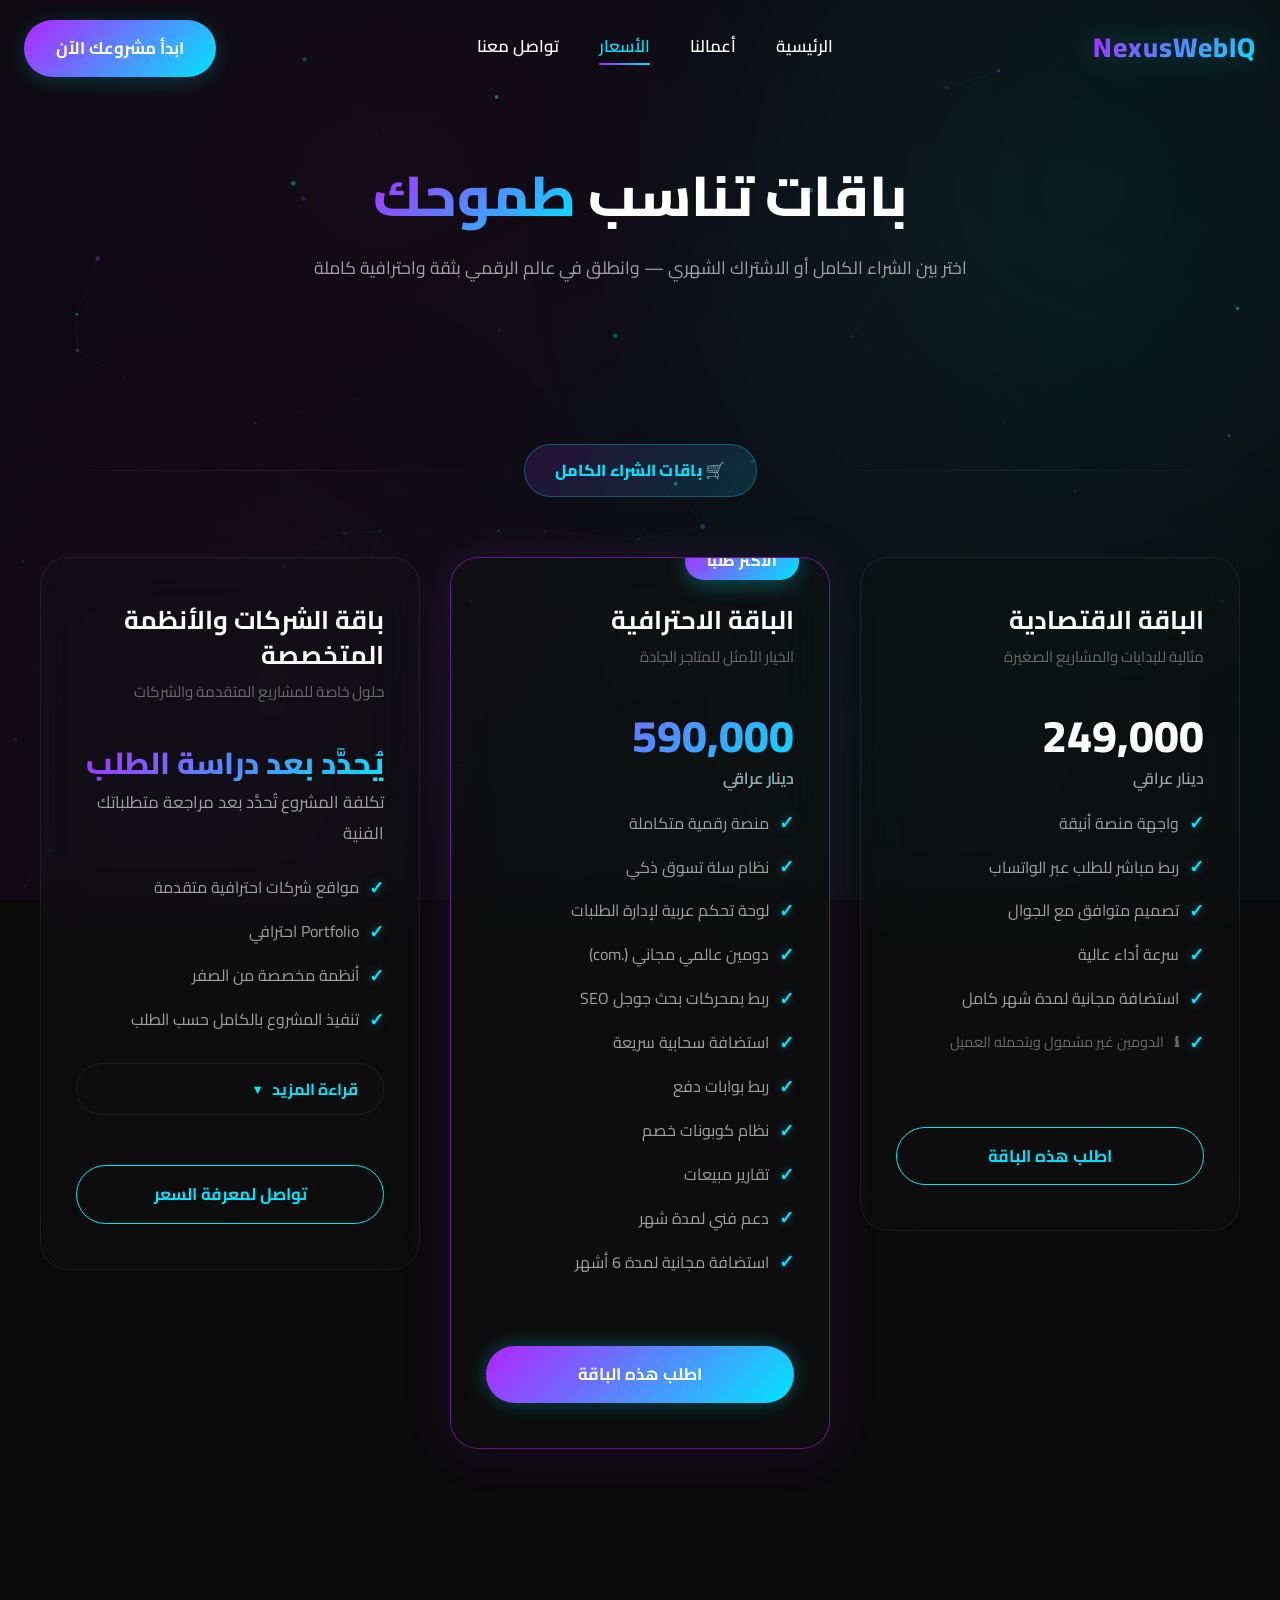
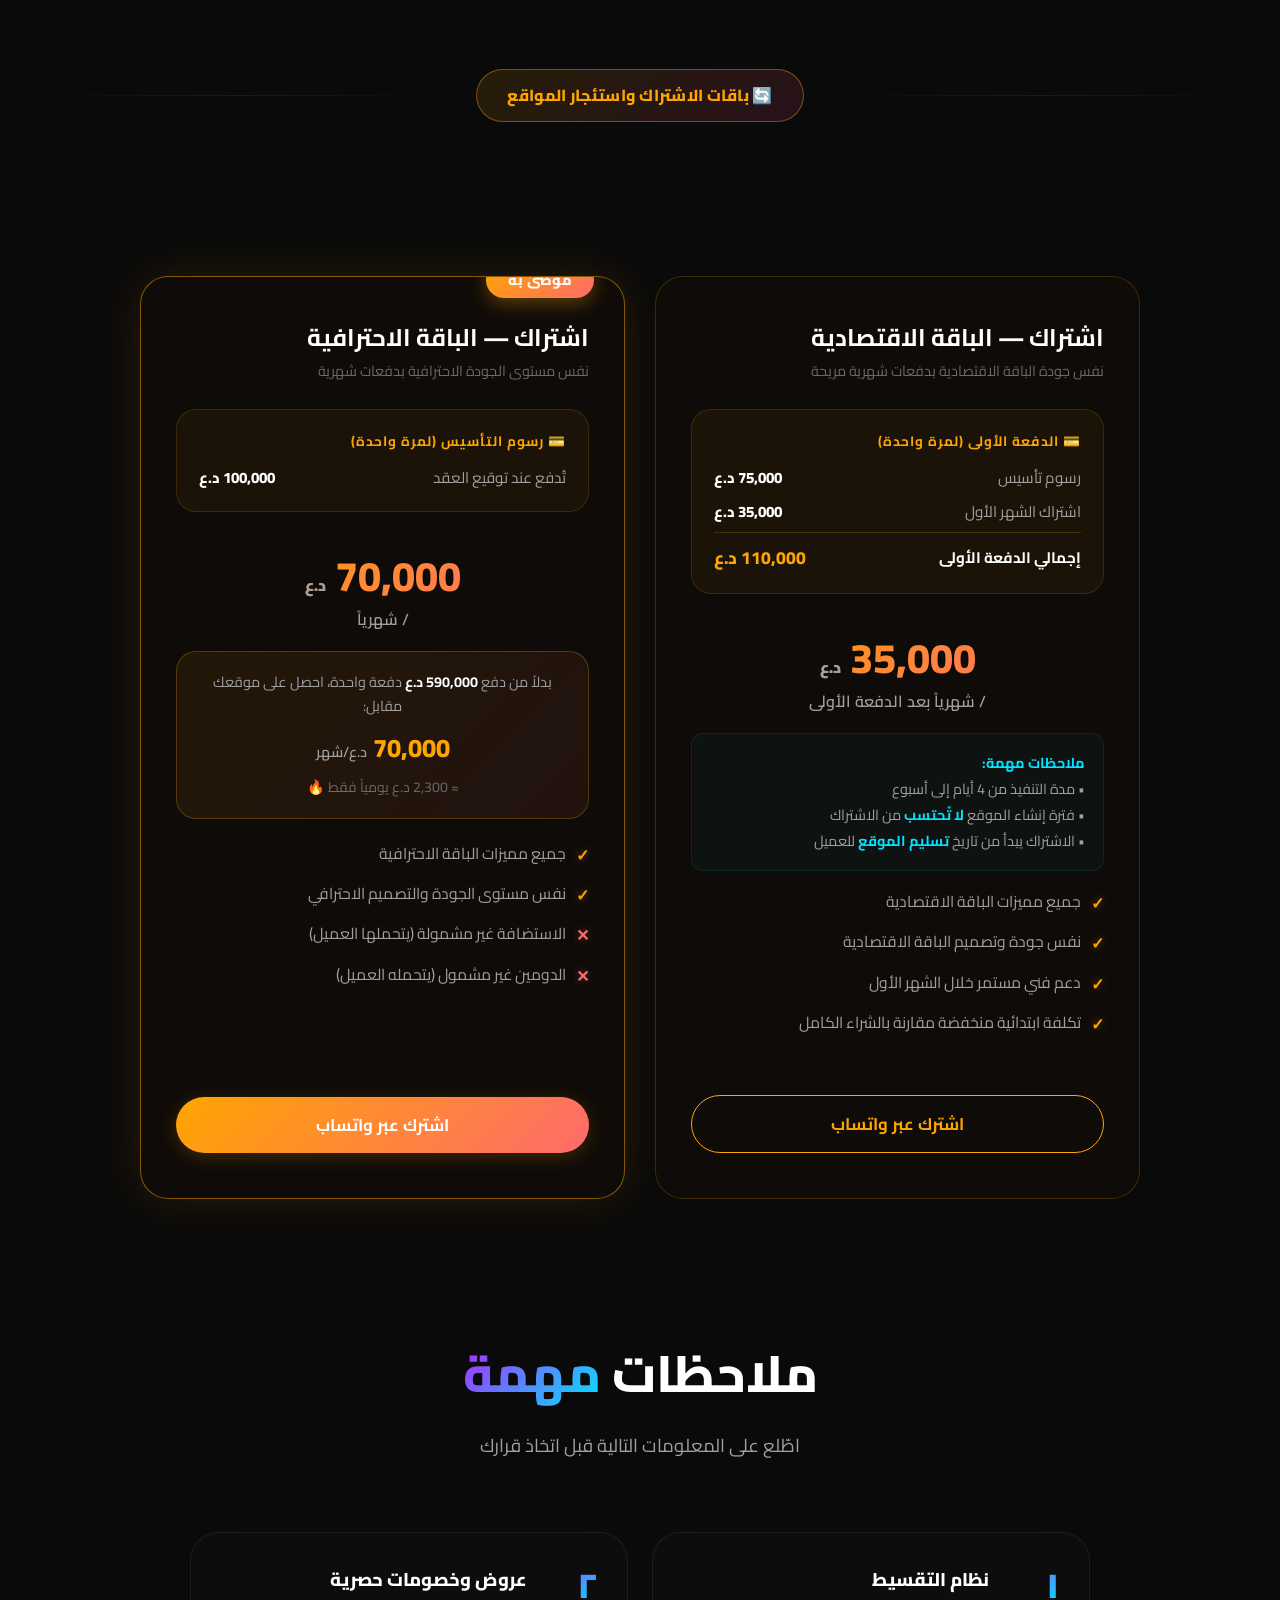
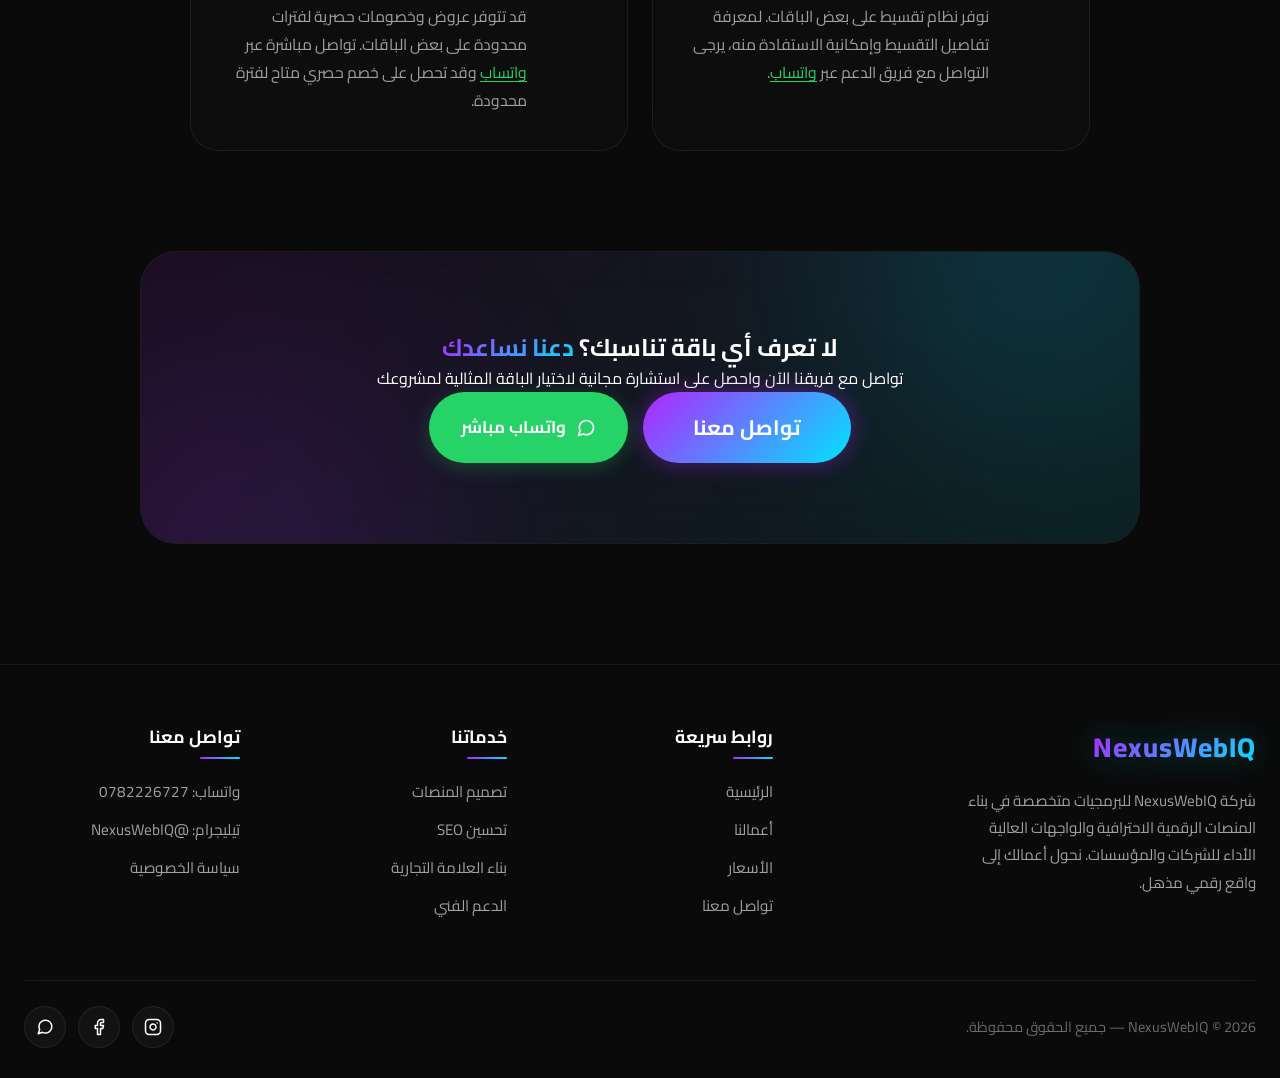
<file: pricing.html>
<!DOCTYPE html>
<html lang="ar" dir="rtl">
<head>
    <meta charset="UTF-8">
    <meta name="viewport" content="width=device-width, initial-scale=1.0">
    <title>الأسعار والباقات — NexusWebIQ | باقات تصميم مواقع احترافية</title>
    <meta name="description" content="باقات تصميم مواقع ومتاجر إلكترونية بأسعار تنافسية. اختر بين الشراء الكامل أو الاشتراك الشهري واحصل على موقعك الاحترافي اليوم.">
    <link rel="preconnect" href="https://fonts.googleapis.com">
    <link rel="preconnect" href="https://fonts.gstatic.com" crossorigin>
    <link href="https://fonts.googleapis.com/css2?family=Cairo:wght@300;400;600;700;800;900&display=swap" rel="stylesheet">
    <link rel="stylesheet" href="styles.css">
    <style>
        /* ===== PRICING PAGE EXTRA STYLES ===== */

        /* Section divider label */
        .section-divider-label {
            display: flex;
            align-items: center;
            gap: 20px;
            margin: 80px 0 60px;
            position: relative;
        }
        .section-divider-label::before,
        .section-divider-label::after {
            content: '';
            flex: 1;
            height: 1px;
            background: linear-gradient(90deg, transparent, var(--glass-border), transparent);
        }
        .divider-badge {
            display: inline-flex;
            align-items: center;
            gap: 10px;
            padding: 12px 30px;
            border-radius: 50px;
            font-size: 1rem;
            font-weight: 800;
            white-space: nowrap;
            letter-spacing: 0.3px;
        }
        .divider-badge.purchase {
            background: linear-gradient(135deg, rgba(176,38,255,0.15), rgba(0,229,255,0.15));
            border: 1px solid rgba(0,229,255,0.3);
            color: var(--accent-blue);
        }
        .divider-badge.subscription {
            background: linear-gradient(135deg, rgba(255,165,0,0.12), rgba(255,80,150,0.12));
            border: 1px solid rgba(255,165,0,0.4);
            color: #FFA500;
        }

        /* Subscription section accent colors */
        :root {
            --accent-gold: #FFA500;
            --accent-coral: #FF6B6B;
            --sub-gradient: linear-gradient(135deg, #FFA500, #FF6B6B);
            --sub-glow: 0 0 30px rgba(255,165,0,0.2);
        }

        /* Subscription grid */
        .subscription-grid {
            display: grid;
            grid-template-columns: repeat(2, 1fr);
            gap: 30px;
            max-width: 1000px;
            margin: 0 auto;
        }

        /* Subscription card base */
        .sub-card {
            background: rgba(20, 14, 8, 0.55);
            backdrop-filter: blur(25px);
            -webkit-backdrop-filter: blur(25px);
            border: 1px solid rgba(255,165,0,0.2);
            border-radius: var(--radius-lg);
            padding: 45px 35px;
            transition: var(--transition);
            position: relative;
            overflow: hidden;
            display: flex;
            flex-direction: column;
        }

        .sub-card::before {
            content: '';
            position: absolute;
            top: 0;
            left: -100%;
            width: 50%;
            height: 100%;
            background: linear-gradient(90deg, transparent, rgba(255,165,0,0.04), transparent);
            transform: skewX(-20deg);
            transition: 0.6s;
        }
        .sub-card:hover::before {
            left: 150%;
        }
        .sub-card:hover {
            transform: translateY(-8px);
            border-color: rgba(255,165,0,0.5);
            box-shadow: 0 20px 50px rgba(0,0,0,0.5), var(--sub-glow);
        }

        /* Featured subscription card */
        .sub-card.sub-pro-card {
            border-color: rgba(255,165,0,0.5);
            box-shadow: 0 0 50px rgba(255,165,0,0.12);
        }

        .sub-tag {
            position: absolute;
            top: -15px;
            right: 30px;
            background: var(--sub-gradient);
            color: #fff;
            padding: 6px 22px;
            border-radius: 20px;
            font-size: 0.9rem;
            font-weight: 800;
            box-shadow: 0 5px 20px rgba(255,165,0,0.35);
            letter-spacing: 0.5px;
        }

        .sub-card h3 {
            font-size: 1.5rem;
            margin-bottom: 5px;
            color: var(--text-primary);
        }

        .sub-card .price-subtitle {
            color: var(--text-muted);
            font-size: 0.9rem;
            margin-bottom: 25px;
        }

        /* Payment block */
        .payment-block {
            background: rgba(255,165,0,0.05);
            border: 1px solid rgba(255,165,0,0.15);
            border-radius: var(--radius-md);
            padding: 20px 22px;
            margin-bottom: 22px;
        }

        .payment-block-title {
            font-size: 0.85rem;
            font-weight: 700;
            color: var(--accent-gold);
            text-transform: uppercase;
            letter-spacing: 1px;
            margin-bottom: 12px;
            display: flex;
            align-items: center;
            gap: 6px;
        }

        .payment-row {
            display: flex;
            justify-content: space-between;
            align-items: center;
            margin-bottom: 8px;
            font-size: 0.95rem;
        }
        .payment-row:last-child { margin-bottom: 0; }
        .payment-row .label { color: var(--text-secondary); }
        .payment-row .amount {
            font-weight: 800;
            color: var(--text-primary);
        }
        .payment-row.total {
            border-top: 1px solid rgba(255,165,0,0.2);
            padding-top: 10px;
            margin-top: 8px;
        }
        .payment-row.total .label {
            font-weight: 700;
            color: var(--text-primary);
        }
        .payment-row.total .amount {
            color: var(--accent-gold);
            font-size: 1.1rem;
        }

        /* Monthly price */
        .monthly-price {
            text-align: center;
            margin: 18px 0;
        }
        .monthly-price .big-price {
            font-size: 2.6rem;
            font-weight: 800;
            background: var(--sub-gradient);
            -webkit-background-clip: text;
            -webkit-text-fill-color: transparent;
            background-clip: text;
            line-height: 1.2;
        }
        .monthly-price .period {
            font-size: 1rem;
            color: var(--text-secondary);
            font-weight: 600;
            margin-top: 4px;
        }

        /* Sub features */
        .sub-features {
            list-style: none;
            margin-bottom: 20px;
            flex-grow: 1;
        }
        .sub-features li {
            margin-bottom: 12px;
            color: var(--text-secondary);
            display: flex;
            align-items: flex-start;
            font-size: 0.98rem;
            gap: 10px;
        }
        .sub-features li::before {
            content: '✓';
            color: var(--accent-gold);
            font-weight: 800;
            font-size: 1rem;
            text-shadow: 0 0 10px rgba(255,165,0,0.5);
            flex-shrink: 0;
            margin-top: 1px;
        }
        .sub-features li.exception::before {
            content: '✕';
            color: var(--accent-coral);
            text-shadow: 0 0 10px rgba(255,107,107,0.4);
        }

        /* Notes block inside sub-card */
        .sub-notes {
            background: rgba(0,229,255,0.04);
            border: 1px solid rgba(0,229,255,0.1);
            border-radius: var(--radius-sm);
            padding: 16px 18px;
            margin-bottom: 18px;
            font-size: 0.9rem;
            color: var(--text-secondary);
            line-height: 1.8;
        }
        .sub-notes strong { color: var(--accent-blue); }

        /* Marketing highlight */
        .marketing-highlight {
            background: linear-gradient(135deg, rgba(255,165,0,0.08), rgba(255,107,107,0.08));
            border: 1px solid rgba(255,165,0,0.25);
            border-radius: var(--radius-md);
            padding: 18px 22px;
            margin-bottom: 22px;
            text-align: center;
        }
        .marketing-highlight p {
            font-size: 0.9rem;
            color: var(--text-secondary);
            margin-bottom: 8px;
            line-height: 1.7;
        }
        .marketing-highlight .highlight-price {
            font-size: 1.6rem;
            font-weight: 800;
            color: var(--accent-gold);
        }
        .marketing-highlight .highlight-price small {
            font-size: 0.9rem;
            color: var(--text-secondary);
            font-weight: 600;
        }
        .marketing-highlight .daily-equiv {
            font-size: 0.88rem;
            color: var(--text-muted);
            margin-top: 6px;
        }

        /* Sub btn */
        .btn-sub {
            background: var(--sub-gradient);
            color: #fff;
            box-shadow: 0 4px 20px rgba(255,165,0,0.2);
        }
        .btn-sub:hover {
            box-shadow: 0 0 30px rgba(255,165,0,0.5), 0 0 50px rgba(255,107,107,0.3);
            transform: translateY(-3px);
        }
        .btn-sub-outline {
            background: transparent;
            border: 1.5px solid var(--accent-gold);
            color: var(--accent-gold);
        }
        .btn-sub-outline:hover {
            background: rgba(255,165,0,0.08);
            box-shadow: 0 0 25px rgba(255,165,0,0.3), inset 0 0 15px rgba(255,165,0,0.08);
            transform: translateY(-3px);
        }

        /* ===== GENERAL NOTES SECTION ===== */
        .general-notes-section {
            padding: 60px 0 100px;
        }
        .notes-grid {
            display: grid;
            grid-template-columns: repeat(2, 1fr);
            gap: 24px;
            max-width: 900px;
            margin: 0 auto;
        }
        .note-card {
            background: var(--glass-bg);
            backdrop-filter: blur(20px);
            -webkit-backdrop-filter: blur(20px);
            border: 1px solid var(--glass-border);
            border-radius: var(--radius-lg);
            padding: 35px 30px;
            display: flex;
            gap: 20px;
            align-items: flex-start;
            transition: var(--transition);
        }
        .note-card:hover {
            border-color: rgba(0,229,255,0.25);
            box-shadow: 0 15px 40px rgba(0,0,0,0.3);
            transform: translateY(-5px);
        }
        .note-number {
            font-size: 2.2rem;
            font-weight: 900;
            background: var(--gradient-main);
            -webkit-background-clip: text;
            -webkit-text-fill-color: transparent;
            background-clip: text;
            line-height: 1;
            flex-shrink: 0;
            min-width: 50px;
        }
        .note-body h4 {
            font-size: 1.15rem;
            font-weight: 800;
            margin-bottom: 10px;
            color: var(--text-primary);
        }
        .note-body p {
            color: var(--text-secondary);
            font-size: 0.98rem;
            line-height: 1.8;
        }
        .note-body a {
            color: #25D366;
            text-decoration: underline;
            text-underline-offset: 3px;
        }
        .note-body a:hover { color: #20b858; }

        /* ===== ENTERPRISE CARD TWEAK ===== */
        .enterprise-wrapper {
            max-width: 700px;
            margin: 0 auto;
        }
        .price-on-request {
            font-size: 1.9rem;
            font-weight: 800;
            background: var(--gradient-main);
            -webkit-background-clip: text;
            -webkit-text-fill-color: transparent;
            background-clip: text;
            margin: 20px 0 6px;
            line-height: 1.2;
        }
        .price-on-request-note {
            font-size: 0.9rem;
            color: var(--text-muted);
            margin-bottom: 25px;
        }

        /* strikethrough old price */
        .old-price {
            font-size: 1rem;
            color: var(--text-muted);
            text-decoration: line-through;
            margin-left: 12px;
            font-weight: 500;
        }

        /* Page header */
        .page-header {
            padding: 160px 0 60px;
            text-align: center;
        }
        .page-header h1 {
            font-size: clamp(2.2rem, 5vw, 3.5rem);
            font-weight: 800;
            margin-bottom: 18px;
            line-height: 1.3;
        }
        .page-header p {
            color: var(--text-secondary);
            font-size: 1.1rem;
            max-width: 680px;
            margin: 0 auto;
            line-height: 1.9;
        }

        /* ===== RESPONSIVE ===== */
        @media (max-width: 900px) {
            .subscription-grid {
                grid-template-columns: 1fr;
            }
            .notes-grid {
                grid-template-columns: 1fr;
            }
        }

        @media (max-width: 768px) {
            .pricing-grid {
                grid-template-columns: 1fr;
            }
            .pricing-card.pro-card {
                transform: scale(1) !important;
            }
            .sub-card { padding: 35px 25px; }
        }
    </style>
</head>
<body>
    <!-- Background Effects -->
    <div class="background-effects">
        <div class="glow-orb blue"></div>
        <div class="glow-orb purple"></div>
        <div class="grid-overlay"></div>
    </div>
    <canvas id="particles-canvas"></canvas>

    <!-- Header & Navbar -->
    <header class="navbar" id="navbar">
        <div class="container nav-container">
            <a href="index.html" class="logo">NexusWebIQ</a>
            <nav class="nav-links">
                <a href="index.html">الرئيسية</a>
                <a href="portfolio.html">أعمالنا</a>
                <a href="pricing.html" class="active">الأسعار</a>
                <a href="contact.html">تواصل معنا</a>
            </nav>
            <a href="contact.html" class="btn btn-gradient">ابدأ مشروعك الآن</a>
            <button class="mobile-menu-btn" id="mobileMenuBtn" aria-label="قائمة التنقل">
                <div class="hamburger">
                    <span></span>
                    <span></span>
                    <span></span>
                </div>
            </button>
        </div>
    </header>

    <!-- Mobile Navigation -->
    <div class="mobile-nav" id="mobileNav">
        <a href="index.html">الرئيسية</a>
        <a href="portfolio.html">أعمالنا</a>
        <a href="pricing.html">الأسعار</a>
        <a href="contact.html">تواصل معنا</a>
        <a href="contact.html" class="btn btn-gradient">ابدأ مشروعك الآن</a>
    </div>

    <!-- Page Header -->
    <div class="page-header">
        <div class="container">
            <h1 class="fade-in-up">باقات تناسب <span class="text-gradient">طموحك</span></h1>
            <p class="fade-in-up" style="transition-delay: 0.1s;">اختر بين الشراء الكامل أو الاشتراك الشهري — وانطلق في عالم الرقمي بثقة واحترافية كاملة</p>
        </div>
    </div>

    <!-- ========================= -->
    <!--  SECTION 1: PURCHASE PLANS -->
    <!-- ========================= -->
    <section class="pricing-section" style="padding-top: 20px;">
        <div class="container">

            <!-- Divider Label -->
            <div class="section-divider-label fade-in-up">
                <div class="divider-badge purchase">
                    🛒 باقات الشراء الكامل
                </div>
            </div>

            <div class="pricing-grid">

                <!-- Tier 1: Economic -->
                <div class="glass-card pricing-card fade-in-up" style="transition-delay: 0.1s;">
                    <h3>الباقة الاقتصادية</h3>
                    <p class="price-subtitle">مثالية للبدايات والمشاريع الصغيرة</p>
                    <div class="price">
                        249,000
                        <span>دينار عراقي</span>
                    </div>
                    <ul class="features">
                        <li>واجهة منصة أنيقة</li>
                        <li>ربط مباشر للطلب عبر الواتساب</li>
                        <li>تصميم متوافق مع الجوال</li>
                        <li>سرعة أداء عالية</li>
                        <li>استضافة مجانية لمدة شهر كامل</li>
                        <li style="color: var(--text-muted); font-size: 0.9rem;">
                            <span style="flex-shrink:0; color: var(--text-muted); font-weight:800;">ℹ</span>
                            الدومين غير مشمول ويتحمله العميل
                        </li>
                    </ul>
                    <a href="contact.html" class="btn btn-outline full-width" id="btn-economic-purchase">اطلب هذه الباقة</a>
                </div>

                <!-- Tier 2: Professional (Highlighted) -->
                <div class="glass-card pricing-card pro-card fade-in-up" style="transition-delay: 0.2s;">
                    <div class="tag">الأكثر طلباً</div>
                    <h3>الباقة الاحترافية</h3>
                    <p class="price-subtitle">الخيار الأمثل للمتاجر الجادة</p>
                    <div class="price text-gradient">
                        590,000
                        <span style="-webkit-text-fill-color: var(--text-secondary);">دينار عراقي</span>
                    </div>
                    <ul class="features">
                        <li>منصة رقمية متكاملة</li>
                        <li>نظام سلة تسوق ذكي</li>
                        <li>لوحة تحكم عربية لإدارة الطلبات</li>
                        <li>دومين عالمي مجاني (.com)</li>
                        <li>ربط بمحركات بحث جوجل SEO</li>
                        <li>استضافة سحابية سريعة</li>
                        <li>ربط بوابات دفع</li>
                        <li>نظام كوبونات خصم</li>
                        <li>تقارير مبيعات</li>
                        <li>دعم فني لمدة شهر</li>
                        <li>استضافة مجانية لمدة 6 أشهر</li>
                    </ul>
                    <a href="contact.html" class="btn btn-gradient btn-glow full-width" id="btn-pro-purchase">اطلب هذه الباقة</a>
                </div>

                <!-- Tier 3: Enterprise (Replaced VIP) -->
                <div class="glass-card pricing-card fade-in-up" style="transition-delay: 0.3s;">
                    <h3>باقة الشركات والأنظمة المتخصصة</h3>
                    <p class="price-subtitle">حلول خاصة للمشاريع المتقدمة والشركات</p>
                    <div class="price-on-request">يُحدَّد بعد دراسة الطلب</div>
                    <p class="price-on-request-note">تكلفة المشروع تُحدَّد بعد مراجعة متطلباتك الفنية</p>

                    <!-- Preview Features -->
                    <ul class="features features-preview">
                        <li>مواقع شركات احترافية متقدمة</li>
                        <li>Portfolio احترافي</li>
                        <li>أنظمة مخصصة من الصفر</li>
                        <li>تنفيذ المشروع بالكامل حسب الطلب</li>
                    </ul>

                    <!-- Read More -->
                    <button class="read-more-btn" id="enterprise-read-more">
                        <span class="btn-text">قراءة المزيد</span>
                        <span class="arrow">▼</span>
                    </button>

                    <!-- Expanded Features -->
                    <div class="features-expanded" id="enterprise-features">
                        <ul class="features">
                            <li>تخصيص جميع التفاصيل والوظائف المطلوبة</li>
                            <li>إمكانية إضافة مزايا وبرمجيات خاصة</li>
                            <li>دراسة احتياجات العميل وتحويلها إلى نظام متكامل</li>
                            <li>مرونة كاملة في التطوير والتخصيص</li>
                            <li>حلول موجهة للشركات والمؤسسات والمشاريع الكبيرة</li>
                        </ul>
                    </div>

                    <a href="contact.html" class="btn btn-outline full-width" id="btn-enterprise-purchase">تواصل لمعرفة السعر</a>
                </div>

            </div>
        </div>
    </section>

    <!-- ================================== -->
    <!--  SECTION 2: SUBSCRIPTION / RENTAL  -->
    <!-- ================================== -->
    <section style="padding: 20px 0 80px;">
        <div class="container">

            <!-- Divider Label -->
            <div class="section-divider-label fade-in-up">
                <div class="divider-badge subscription">
                    🔄 باقات الاشتراك واستئجار المواقع
                </div>
            </div>

            <p class="fade-in-up" style="text-align:center; color:var(--text-secondary); max-width:700px; margin: -20px auto 50px; font-size:1.05rem; line-height:1.9;">
                هل تريد موقعاً احترافياً بتكلفة ابتدائية منخفضة؟ اشترك شهرياً واحصل على نفس جودة الباقات الكاملة بدفعات مريحة.
            </p>

            <div class="subscription-grid">

                <!-- Sub Card 1: Economic Subscription -->
                <div class="sub-card fade-in-up" style="transition-delay:0.1s;" id="sub-economic-card">
                    <h3>اشتراك — الباقة الاقتصادية</h3>
                    <p class="price-subtitle">نفس جودة الباقة الاقتصادية بدفعات شهرية مريحة</p>

                    <!-- Payment block -->
                    <div class="payment-block">
                        <div class="payment-block-title">💳 الدفعة الأولى (لمرة واحدة)</div>
                        <div class="payment-row">
                            <span class="label">رسوم تأسيس</span>
                            <span class="amount">75,000 د.ع</span>
                        </div>
                        <div class="payment-row">
                            <span class="label">اشتراك الشهر الأول</span>
                            <span class="amount">35,000 د.ع</span>
                        </div>
                        <div class="payment-row total">
                            <span class="label">إجمالي الدفعة الأولى</span>
                            <span class="amount">110,000 د.ع</span>
                        </div>
                    </div>

                    <!-- Monthly Price -->
                    <div class="monthly-price">
                        <div class="big-price">35,000 <span style="font-size:1rem; -webkit-text-fill-color:var(--text-secondary);">د.ع</span></div>
                        <div class="period">/ شهرياً بعد الدفعة الأولى</div>
                    </div>

                    <!-- Notes -->
                    <div class="sub-notes">
                        <strong>ملاحظات مهمة:</strong><br>
                        • مدة التنفيذ من 4 أيام إلى أسبوع<br>
                        • فترة إنشاء الموقع <strong>لا تُحتسب</strong> من الاشتراك<br>
                        • الاشتراك يبدأ من تاريخ <strong>تسليم الموقع</strong> للعميل
                    </div>

                    <!-- Features -->
                    <ul class="sub-features">
                        <li>جميع مميزات الباقة الاقتصادية</li>
                        <li>نفس جودة وتصميم الباقة الاقتصادية</li>
                        <li>دعم فني مستمر خلال الشهر الأول</li>
                        <li>تكلفة ابتدائية منخفضة مقارنة بالشراء الكامل</li>
                    </ul>

                    <a href="https://wa.me/9647822267277" target="_blank" class="btn btn-sub-outline full-width" id="btn-sub-economic">اشترك عبر واتساب</a>
                </div>

                <!-- Sub Card 2: Professional Subscription -->
                <div class="sub-card sub-pro-card fade-in-up" style="transition-delay:0.2s;" id="sub-pro-card">
                    <div class="sub-tag">موصى به</div>
                    <h3>اشتراك — الباقة الاحترافية</h3>
                    <p class="price-subtitle">نفس مستوى الجودة الاحترافية بدفعات شهرية</p>

                    <!-- Payment block -->
                    <div class="payment-block">
                        <div class="payment-block-title">💳 رسوم التأسيس (لمرة واحدة)</div>
                        <div class="payment-row">
                            <span class="label">تُدفع عند توقيع العقد</span>
                            <span class="amount">100,000 د.ع</span>
                        </div>
                    </div>

                    <!-- Monthly Price -->
                    <div class="monthly-price">
                        <div class="big-price">70,000 <span style="font-size:1rem; -webkit-text-fill-color:var(--text-secondary);">د.ع</span></div>
                        <div class="period">/ شهرياً</div>
                    </div>

                    <!-- Marketing Highlight -->
                    <div class="marketing-highlight">
                        <p>بدلاً من دفع <strong style="color:#fff;">590,000 د.ع</strong> دفعة واحدة، احصل على موقعك مقابل:</p>
                        <div class="highlight-price">70,000 <small>د.ع/شهر</small></div>
                        <div class="daily-equiv">≈ 2,300 د.ع يومياً فقط 🔥</div>
                    </div>

                    <!-- Features -->
                    <ul class="sub-features">
                        <li>جميع مميزات الباقة الاحترافية</li>
                        <li>نفس مستوى الجودة والتصميم الاحترافي</li>
                        <li class="exception">الاستضافة غير مشمولة (يتحملها العميل)</li>
                        <li class="exception">الدومين غير مشمول (يتحمله العميل)</li>
                    </ul>

                    <a href="https://wa.me/9647822267277" target="_blank" class="btn btn-sub full-width" id="btn-sub-pro">اشترك عبر واتساب</a>
                </div>

            </div>
        </div>
    </section>

    <!-- ========================= -->
    <!--  SECTION 3: GENERAL NOTES -->
    <!-- ========================= -->
    <section class="general-notes-section">
        <div class="container">
            <h2 class="section-title fade-in-up">ملاحظات <span class="text-gradient">مهمة</span></h2>
            <p class="section-subtitle fade-in-up">اطّلع على المعلومات التالية قبل اتخاذ قرارك</p>

            <div class="notes-grid">
                <!-- Note 1: Installments -->
                <div class="note-card fade-in-up" style="transition-delay:0.1s;">
                    <div class="note-number">١</div>
                    <div class="note-body">
                        <h4>نظام التقسيط</h4>
                        <p>
                            نوفر نظام تقسيط على بعض الباقات.
                            لمعرفة تفاصيل التقسيط وإمكانية الاستفادة منه، يرجى التواصل مع فريق الدعم عبر
                            <a href="https://wa.me/9647822267277" target="_blank">واتساب</a>.
                        </p>
                    </div>
                </div>

                <!-- Note 2: Discounts -->
                <div class="note-card fade-in-up" style="transition-delay:0.2s;">
                    <div class="note-number">٢</div>
                    <div class="note-body">
                        <h4>عروض وخصومات حصرية</h4>
                        <p>
                            قد تتوفر عروض وخصومات حصرية لفترات محدودة على بعض الباقات. تواصل مباشرة عبر
                            <a href="https://wa.me/9647822267277" target="_blank">واتساب</a>
                            وقد تحصل على خصم حصري متاح لفترة محدودة.
                        </p>
                    </div>
                </div>
            </div>
        </div>
    </section>

    <!-- Comparison / CTA -->
    <section class="section-padding" style="padding-top: 0;">
        <div class="container">
            <div class="cta-wrapper fade-in-up" style="text-align: center;">
                <div class="cta-glow cta-glow-1"></div>
                <div class="cta-glow cta-glow-2"></div>
                <h2>لا تعرف أي باقة تناسبك؟ <span class="text-gradient">دعنا نساعدك</span></h2>
                <p>تواصل مع فريقنا الآن واحصل على استشارة مجانية لاختيار الباقة المثالية لمشروعك</p>
                <div style="display: flex; gap: 15px; justify-content: center; flex-wrap: wrap;">
                    <a href="contact.html" class="btn btn-glow-large" id="btn-cta-contact">تواصل معنا</a>
                    <a href="https://wa.me/9647822267277" class="btn btn-whatsapp" target="_blank" id="btn-cta-whatsapp">
                        <svg width="20" height="20" viewBox="0 0 24 24" fill="none" stroke="currentColor" stroke-width="2" stroke-linecap="round" stroke-linejoin="round"><path d="M21 11.5a8.38 8.38 0 0 1-.9 3.8 8.5 8.5 0 0 1-7.6 4.7 8.38 8.38 0 0 1-3.8-.9L3 21l1.9-5.7a8.38 8.38 0 0 1-.9-3.8 8.5 8.5 0 0 1 4.7-7.6 8.38 8.38 0 0 1 3.8-.9h.5a8.48 8.48 0 0 1 8 8v.5z"></path></svg>
                        واتساب مباشر
                    </a>
                </div>
            </div>
        </div>
    </section>

    <!-- Footer -->
    <footer class="footer">
        <div class="container">
            <div class="footer-grid">
                <div class="footer-brand">
                    <a href="index.html" class="logo">NexusWebIQ</a>
                    <p>شركة NexusWebIQ للبرمجيات متخصصة في بناء المنصات الرقمية الاحترافية والواجهات العالية الأداء للشركات والمؤسسات. نحول أعمالك إلى واقع رقمي مذهل.</p>
                </div>
                <div class="footer-col">
                    <h4>روابط سريعة</h4>
                    <a href="index.html">الرئيسية</a>
                    <a href="portfolio.html">أعمالنا</a>
                    <a href="pricing.html">الأسعار</a>
                    <a href="contact.html">تواصل معنا</a>
                </div>
                <div class="footer-col">
                    <h4>خدماتنا</h4>
                    <a href="#">تصميم المنصات</a>
                    <a href="#">تحسين SEO</a>
                    <a href="#">بناء العلامة التجارية</a>
                    <a href="#">الدعم الفني</a>
                </div>
                <div class="footer-col">
                    <h4>تواصل معنا</h4>
                    <a href="https://wa.me/9647822267277" target="_blank">واتساب: 0782226727</a>
                    <a href="https://t.me/NexusWebIQ" target="_blank">تيليجرام: @NexusWebIQ</a>
                    <a href="privacy.html">سياسة الخصوصية</a>
                </div>
            </div>
            <div class="footer-divider"></div>
            <div class="footer-bottom">
                <p>NexusWebIQ © 2026 — جميع الحقوق محفوظة.</p>
                <div class="social-icons">
                    <a href="#" class="social-icon" aria-label="Instagram">
                        <svg width="18" height="18" viewBox="0 0 24 24" fill="none" stroke="currentColor" stroke-width="2" stroke-linecap="round" stroke-linejoin="round"><rect x="2" y="2" width="20" height="20" rx="5" ry="5"></rect><path d="M16 11.37A4 4 0 1 1 12.63 8 4 4 0 0 1 16 11.37z"></path><line x1="17.5" y1="6.5" x2="17.51" y2="6.5"></line></svg>
                    </a>
                    <a href="#" class="social-icon" aria-label="Facebook">
                        <svg width="18" height="18" viewBox="0 0 24 24" fill="none" stroke="currentColor" stroke-width="2" stroke-linecap="round" stroke-linejoin="round"><path d="M18 2h-3a5 5 0 0 0-5 5v3H7v4h3v8h4v-8h3l1-4h-4V7a1 1 0 0 1 1-1h3z"></path></svg>
                    </a>
                    <a href="https://wa.me/9647822267277" class="social-icon" target="_blank" aria-label="WhatsApp">
                        <svg width="18" height="18" viewBox="0 0 24 24" fill="none" stroke="currentColor" stroke-width="2" stroke-linecap="round" stroke-linejoin="round"><path d="M21 11.5a8.38 8.38 0 0 1-.9 3.8 8.5 8.5 0 0 1-7.6 4.7 8.38 8.38 0 0 1-3.8-.9L3 21l1.9-5.7a8.38 8.38 0 0 1-.9-3.8 8.5 8.5 0 0 1 4.7-7.6 8.38 8.38 0 0 1 3.8-.9h.5a8.48 8.48 0 0 1 8 8v.5z"></path></svg>
                    </a>
                </div>
            </div>
        </div>
    </footer>

    <script src="script.js"></script>
    <script>
        // Enterprise read-more toggle
        const enterpriseBtn = document.getElementById('enterprise-read-more');
        const enterpriseFeatures = document.getElementById('enterprise-features');

        if (enterpriseBtn && enterpriseFeatures) {
            enterpriseBtn.addEventListener('click', () => {
                const isExpanded = enterpriseFeatures.classList.toggle('open');
                enterpriseBtn.classList.toggle('expanded', isExpanded);
                enterpriseBtn.querySelector('.btn-text').textContent = isExpanded ? 'عرض أقل' : 'قراءة المزيد';
            });
        }
    </script>
</body>
</html>
</file>
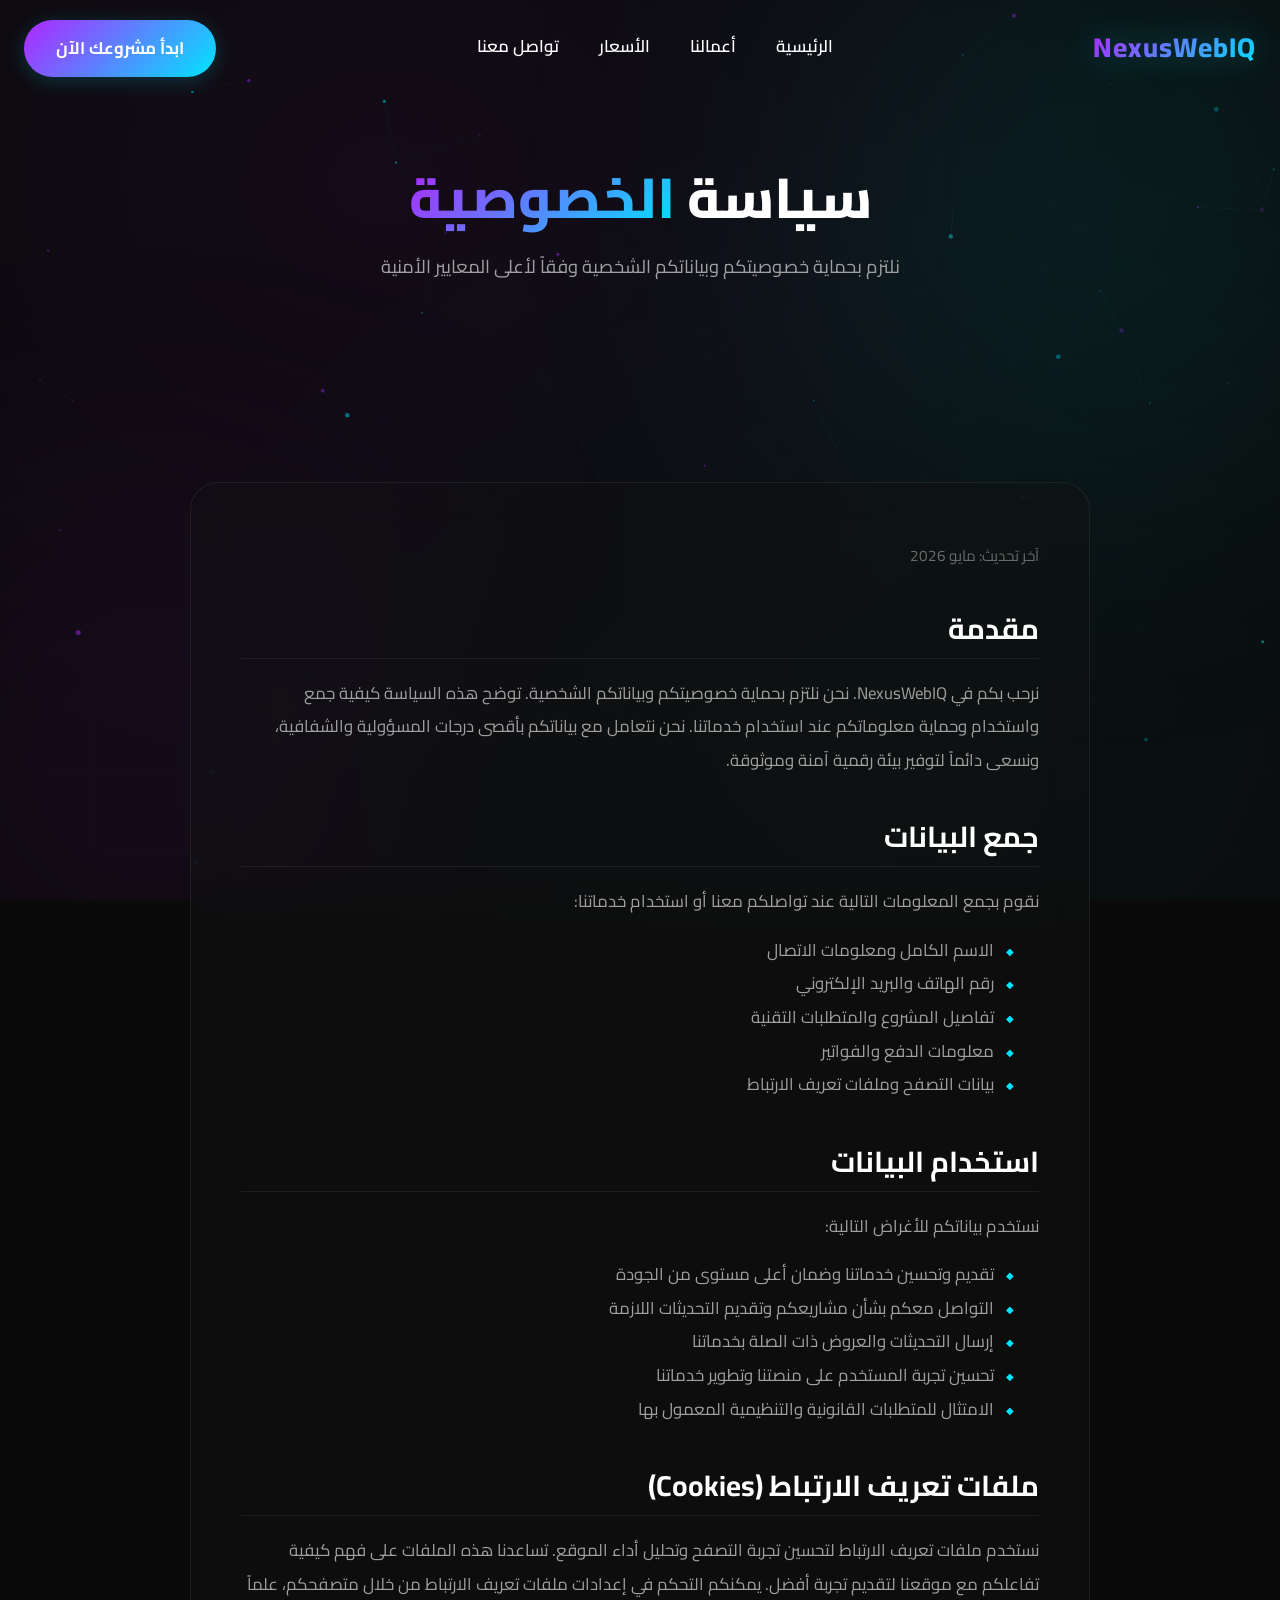
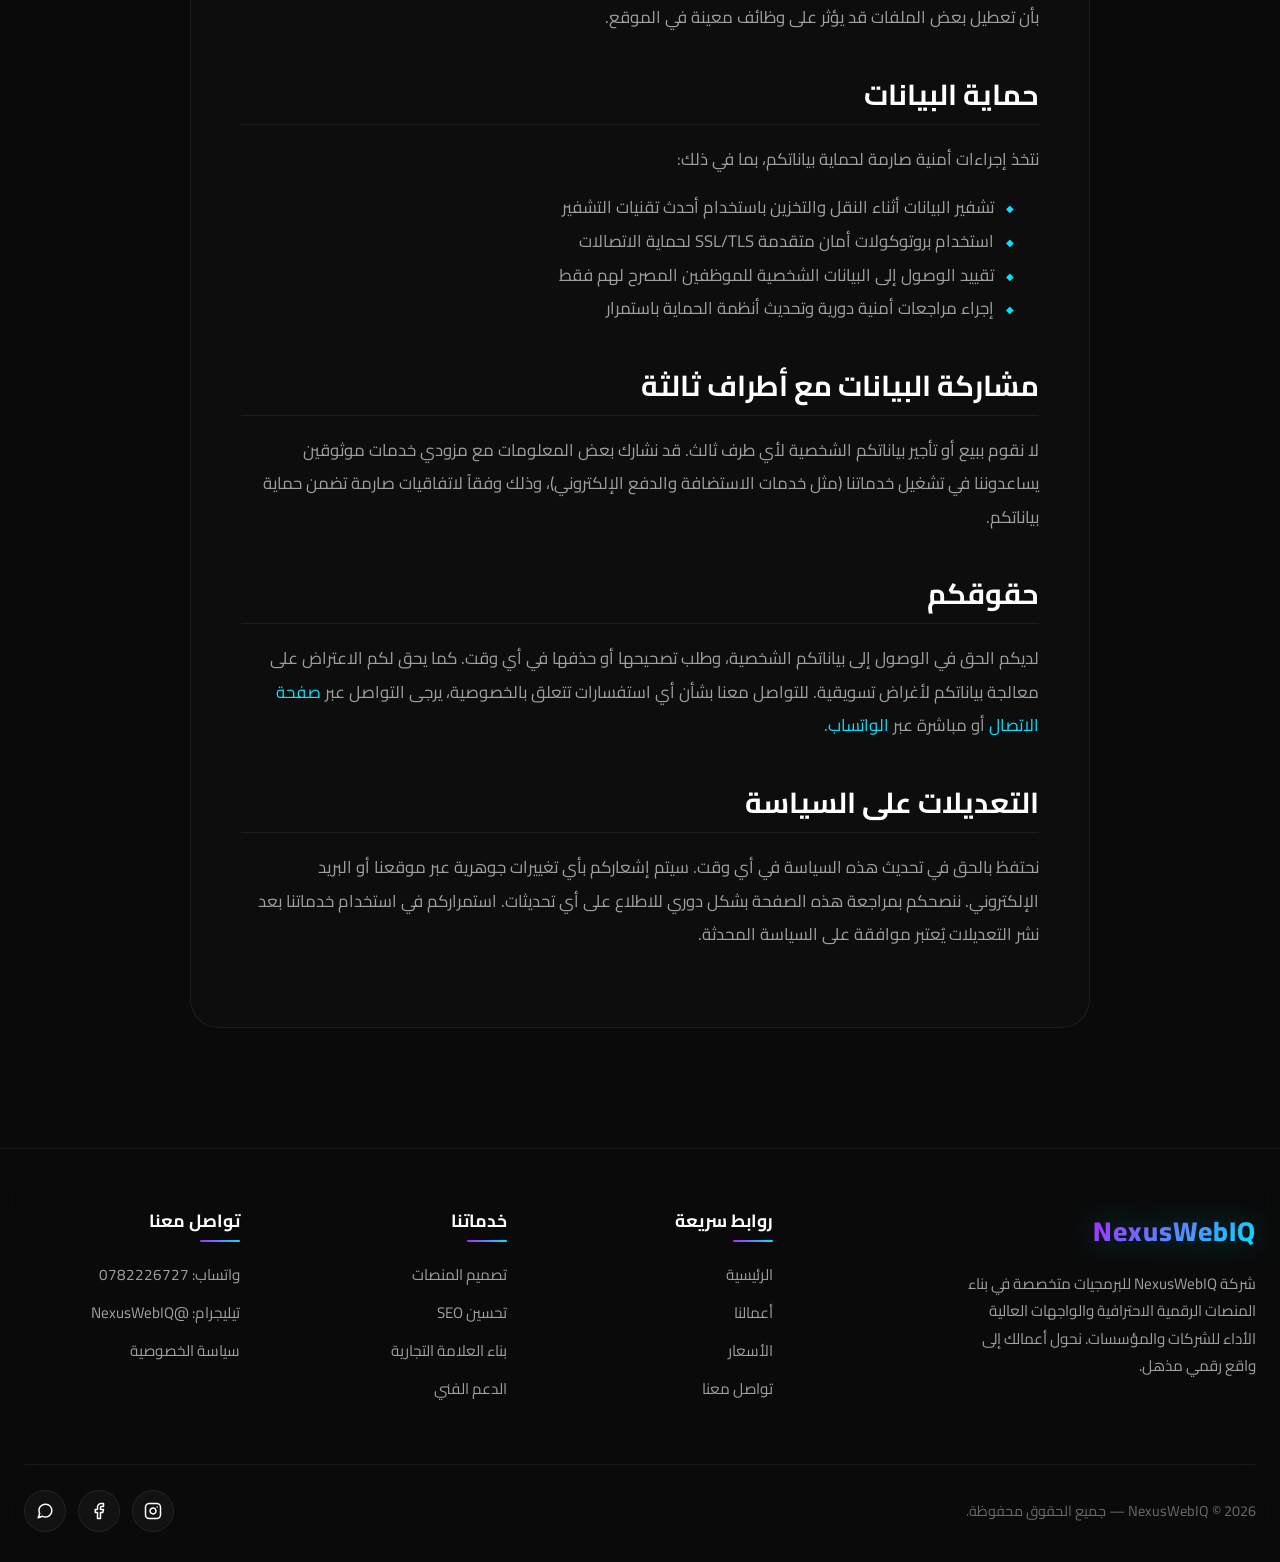
<file: privacy.html>
<!DOCTYPE html>
<html lang="ar" dir="rtl">
<head>
    <meta charset="UTF-8">
    <meta name="viewport" content="width=device-width, initial-scale=1.0">
    <title>سياسة الخصوصية — NexusWebIQ</title>
    <meta name="description" content="سياسة الخصوصية لـ NexusWebIQ. تعرف على كيفية جمع واستخدام وحماية بياناتك الشخصية عند استخدام خدماتنا.">
    <link rel="preconnect" href="https://fonts.googleapis.com">
    <link rel="preconnect" href="https://fonts.gstatic.com" crossorigin>
    <link href="https://fonts.googleapis.com/css2?family=Cairo:wght@300;400;600;700;800;900&display=swap" rel="stylesheet">
    <link rel="stylesheet" href="styles.css">
</head>
<body>
    <!-- Background Effects -->
    <div class="background-effects">
        <div class="glow-orb blue"></div>
        <div class="glow-orb purple"></div>
        <div class="grid-overlay"></div>
    </div>
    <canvas id="particles-canvas"></canvas>

    <!-- Header & Navbar -->
    <header class="navbar" id="navbar">
        <div class="container nav-container">
            <a href="index.html" class="logo">NexusWebIQ</a>
            <nav class="nav-links">
                <a href="index.html">الرئيسية</a>
                <a href="portfolio.html">أعمالنا</a>
                <a href="pricing.html">الأسعار</a>
                <a href="contact.html">تواصل معنا</a>
            </nav>
            <a href="contact.html" class="btn btn-gradient">ابدأ مشروعك الآن</a>
            <button class="mobile-menu-btn" id="mobileMenuBtn" aria-label="قائمة التنقل">
                <div class="hamburger">
                    <span></span>
                    <span></span>
                    <span></span>
                </div>
            </button>
        </div>
    </header>

    <!-- Mobile Navigation -->
    <div class="mobile-nav" id="mobileNav">
        <a href="index.html">الرئيسية</a>
        <a href="portfolio.html">أعمالنا</a>
        <a href="pricing.html">الأسعار</a>
        <a href="contact.html">تواصل معنا</a>
        <a href="contact.html" class="btn btn-gradient">ابدأ مشروعك الآن</a>
    </div>

    <!-- Page Header -->
    <div class="page-header">
        <div class="container">
            <h1 class="fade-in-up">سياسة <span class="text-gradient">الخصوصية</span></h1>
            <p class="fade-in-up" style="transition-delay: 0.1s;">نلتزم بحماية خصوصيتكم وبياناتكم الشخصية وفقاً لأعلى المعايير الأمنية</p>
        </div>
    </div>

    <!-- Privacy Content -->
    <section class="privacy-section">
        <div class="container">
            <div class="privacy-content fade-in-up">
                <span class="privacy-date">آخر تحديث: مايو 2026</span>

                <h2>مقدمة</h2>
                <p>نرحب بكم في NexusWebIQ. نحن نلتزم بحماية خصوصيتكم وبياناتكم الشخصية. توضح هذه السياسة كيفية جمع واستخدام وحماية معلوماتكم عند استخدام خدماتنا. نحن نتعامل مع بياناتكم بأقصى درجات المسؤولية والشفافية، ونسعى دائماً لتوفير بيئة رقمية آمنة وموثوقة.</p>

                <h2>جمع البيانات</h2>
                <p>نقوم بجمع المعلومات التالية عند تواصلكم معنا أو استخدام خدماتنا:</p>
                <ul>
                    <li>الاسم الكامل ومعلومات الاتصال</li>
                    <li>رقم الهاتف والبريد الإلكتروني</li>
                    <li>تفاصيل المشروع والمتطلبات التقنية</li>
                    <li>معلومات الدفع والفواتير</li>
                    <li>بيانات التصفح وملفات تعريف الارتباط</li>
                </ul>

                <h2>استخدام البيانات</h2>
                <p>نستخدم بياناتكم للأغراض التالية:</p>
                <ul>
                    <li>تقديم وتحسين خدماتنا وضمان أعلى مستوى من الجودة</li>
                    <li>التواصل معكم بشأن مشاريعكم وتقديم التحديثات اللازمة</li>
                    <li>إرسال التحديثات والعروض ذات الصلة بخدماتنا</li>
                    <li>تحسين تجربة المستخدم على منصتنا وتطوير خدماتنا</li>
                    <li>الامتثال للمتطلبات القانونية والتنظيمية المعمول بها</li>
                </ul>

                <h2>ملفات تعريف الارتباط (Cookies)</h2>
                <p>نستخدم ملفات تعريف الارتباط لتحسين تجربة التصفح وتحليل أداء الموقع. تساعدنا هذه الملفات على فهم كيفية تفاعلكم مع موقعنا لتقديم تجربة أفضل. يمكنكم التحكم في إعدادات ملفات تعريف الارتباط من خلال متصفحكم، علماً بأن تعطيل بعض الملفات قد يؤثر على وظائف معينة في الموقع.</p>

                <h2>حماية البيانات</h2>
                <p>نتخذ إجراءات أمنية صارمة لحماية بياناتكم، بما في ذلك:</p>
                <ul>
                    <li>تشفير البيانات أثناء النقل والتخزين باستخدام أحدث تقنيات التشفير</li>
                    <li>استخدام بروتوكولات أمان متقدمة SSL/TLS لحماية الاتصالات</li>
                    <li>تقييد الوصول إلى البيانات الشخصية للموظفين المصرح لهم فقط</li>
                    <li>إجراء مراجعات أمنية دورية وتحديث أنظمة الحماية باستمرار</li>
                </ul>

                <h2>مشاركة البيانات مع أطراف ثالثة</h2>
                <p>لا نقوم ببيع أو تأجير بياناتكم الشخصية لأي طرف ثالث. قد نشارك بعض المعلومات مع مزودي خدمات موثوقين يساعدوننا في تشغيل خدماتنا (مثل خدمات الاستضافة والدفع الإلكتروني)، وذلك وفقاً لاتفاقيات صارمة تضمن حماية بياناتكم.</p>

                <h2>حقوقكم</h2>
                <p>لديكم الحق في الوصول إلى بياناتكم الشخصية، وطلب تصحيحها أو حذفها في أي وقت. كما يحق لكم الاعتراض على معالجة بياناتكم لأغراض تسويقية. للتواصل معنا بشأن أي استفسارات تتعلق بالخصوصية، يرجى التواصل عبر <a href="contact.html" style="color: var(--accent-blue);">صفحة الاتصال</a> أو مباشرة عبر <a href="https://wa.me/9647822267277" target="_blank" style="color: var(--accent-blue);">الواتساب</a>.</p>

                <h2>التعديلات على السياسة</h2>
                <p>نحتفظ بالحق في تحديث هذه السياسة في أي وقت. سيتم إشعاركم بأي تغييرات جوهرية عبر موقعنا أو البريد الإلكتروني. ننصحكم بمراجعة هذه الصفحة بشكل دوري للاطلاع على أي تحديثات. استمراركم في استخدام خدماتنا بعد نشر التعديلات يُعتبر موافقة على السياسة المحدثة.</p>
            </div>
        </div>
    </section>

    <!-- Footer -->
    <footer class="footer">
        <div class="container">
            <div class="footer-grid">
                <div class="footer-brand">
                    <a href="index.html" class="logo">NexusWebIQ</a>
                    <p>شركة NexusWebIQ للبرمجيات متخصصة في بناء المنصات الرقمية الاحترافية والواجهات العالية الأداء للشركات والمؤسسات. نحول أعمالك إلى واقع رقمي مذهل.</p>
                </div>
                <div class="footer-col">
                    <h4>روابط سريعة</h4>
                    <a href="index.html">الرئيسية</a>
                    <a href="portfolio.html">أعمالنا</a>
                    <a href="pricing.html">الأسعار</a>
                    <a href="contact.html">تواصل معنا</a>
                </div>
                <div class="footer-col">
                    <h4>خدماتنا</h4>
                    <a href="#">تصميم المنصات</a>
                    <a href="#">تحسين SEO</a>
                    <a href="#">بناء العلامة التجارية</a>
                    <a href="#">الدعم الفني</a>
                </div>
                <div class="footer-col">
                    <h4>تواصل معنا</h4>
                    <a href="https://wa.me/9647822267277" target="_blank">واتساب: 0782226727</a>
                    <a href="https://t.me/NexusWebIQ" target="_blank">تيليجرام: @NexusWebIQ</a>
                    <a href="privacy.html">سياسة الخصوصية</a>
                </div>
            </div>
            <div class="footer-divider"></div>
            <div class="footer-bottom">
                <p>NexusWebIQ © 2026 — جميع الحقوق محفوظة.</p>
                <div class="social-icons">
                    <a href="#" class="social-icon" aria-label="Instagram">
                        <svg width="18" height="18" viewBox="0 0 24 24" fill="none" stroke="currentColor" stroke-width="2" stroke-linecap="round" stroke-linejoin="round"><rect x="2" y="2" width="20" height="20" rx="5" ry="5"></rect><path d="M16 11.37A4 4 0 1 1 12.63 8 4 4 0 0 1 16 11.37z"></path><line x1="17.5" y1="6.5" x2="17.51" y2="6.5"></line></svg>
                    </a>
                    <a href="#" class="social-icon" aria-label="Facebook">
                        <svg width="18" height="18" viewBox="0 0 24 24" fill="none" stroke="currentColor" stroke-width="2" stroke-linecap="round" stroke-linejoin="round"><path d="M18 2h-3a5 5 0 0 0-5 5v3H7v4h3v8h4v-8h3l1-4h-4V7a1 1 0 0 1 1-1h3z"></path></svg>
                    </a>
                    <a href="https://wa.me/9647822267277" class="social-icon" target="_blank" aria-label="WhatsApp">
                        <svg width="18" height="18" viewBox="0 0 24 24" fill="none" stroke="currentColor" stroke-width="2" stroke-linecap="round" stroke-linejoin="round"><path d="M21 11.5a8.38 8.38 0 0 1-.9 3.8 8.5 8.5 0 0 1-7.6 4.7 8.38 8.38 0 0 1-3.8-.9L3 21l1.9-5.7a8.38 8.38 0 0 1-.9-3.8 8.5 8.5 0 0 1 4.7-7.6 8.38 8.38 0 0 1 3.8-.9h.5a8.48 8.48 0 0 1 8 8v.5z"></path></svg>
                    </a>
                </div>
            </div>
        </div>
    </footer>

    <script src="script.js"></script>
</body>
</html>
</file>
<file: styles.css>
/* ============================================
   NexusWebIQ — Elite Design System
   Premium Dark Mode + Glassmorphism + RTL
   ============================================ */

/* === CSS CUSTOM PROPERTIES === */
:root {
    --bg-color: #0A0A0A;
    --bg-secondary: #111111;
    --bg-tertiary: #161616;
    --text-primary: #ffffff;
    --text-secondary: #a0a0a0;
    --text-muted: #6a6a6a;
    --accent-blue: #00E5FF;
    --accent-purple: #B026FF;
    --accent-pink: #FF2D95;
    --glass-bg: rgba(18, 18, 18, 0.45);
    --glass-bg-light: rgba(255, 255, 255, 0.03);
    --glass-border: rgba(255, 255, 255, 0.07);
    --glass-border-hover: rgba(0, 229, 255, 0.35);
    --font-family: 'Cairo', sans-serif;
    --transition: 0.35s cubic-bezier(0.25, 0.8, 0.25, 1);
    --transition-fast: 0.2s ease;
    --radius-sm: 12px;
    --radius-md: 20px;
    --radius-lg: 28px;
    --radius-xl: 36px;
    --shadow-glow-blue: 0 0 30px rgba(0, 229, 255, 0.25);
    --shadow-glow-purple: 0 0 30px rgba(176, 38, 255, 0.25);
    --gradient-main: linear-gradient(135deg, var(--accent-purple), var(--accent-blue));
    --gradient-reverse: linear-gradient(135deg, var(--accent-blue), var(--accent-purple));
}

/* === RESET & BASE === */
*, *::before, *::after {
    margin: 0;
    padding: 0;
    box-sizing: border-box;
}

html {
    scroll-behavior: smooth;
    font-size: 16px;
}

body {
    font-family: var(--font-family);
    background-color: var(--bg-color);
    color: var(--text-primary);
    line-height: 1.7;
    overflow-x: hidden;
    position: relative;
    min-height: 100vh;
}

a {
    text-decoration: none;
    color: inherit;
    transition: var(--transition);
}

ul, ol {
    list-style: none;
}

img {
    max-width: 100%;
    height: auto;
    display: block;
}

/* === BACKGROUND EFFECTS === */
.background-effects {
    position: fixed;
    top: 0;
    left: 0;
    width: 100vw;
    height: 100vh;
    z-index: -1;
    overflow: hidden;
    background: radial-gradient(ellipse at 30% 20%, rgba(176, 38, 255, 0.06) 0%, transparent 60%),
                radial-gradient(ellipse at 70% 80%, rgba(0, 229, 255, 0.04) 0%, transparent 60%),
                var(--bg-color);
}

.glow-orb {
    position: absolute;
    border-radius: 50%;
    filter: blur(160px);
    opacity: 0.25;
    animation: orbFloat 25s infinite alternate ease-in-out;
    will-change: transform;
}

.glow-orb.blue {
    top: -15%;
    right: -10%;
    width: 55vw;
    height: 55vw;
    max-width: 650px;
    max-height: 650px;
    background: radial-gradient(circle, var(--accent-blue) 0%, transparent 70%);
}

.glow-orb.purple {
    bottom: -15%;
    left: -10%;
    width: 50vw;
    height: 50vw;
    max-width: 550px;
    max-height: 550px;
    background: radial-gradient(circle, var(--accent-purple) 0%, transparent 70%);
    animation-delay: -12s;
}

.grid-overlay {
    position: absolute;
    top: 0;
    left: 0;
    width: 100%;
    height: 100%;
    background-image:
        linear-gradient(var(--glass-border) 1px, transparent 1px),
        linear-gradient(90deg, var(--glass-border) 1px, transparent 1px);
    background-size: 60px 60px;
    opacity: 0.2;
    perspective: 1000px;
    transform: rotateX(60deg) translateY(-100px) scale(2.5);
    transform-origin: top center;
    mask-image: linear-gradient(to bottom, transparent 0%, rgba(0,0,0,0.3) 50%, black 100%);
    -webkit-mask-image: linear-gradient(to bottom, transparent 0%, rgba(0,0,0,0.3) 50%, black 100%);
}

@keyframes orbFloat {
    0% { transform: translate(0, 0) scale(1); }
    50% { transform: translate(-30px, 30px) scale(1.05); }
    100% { transform: translate(-60px, 60px) scale(1); }
}

/* === PARTICLE CANVAS === */
#particles-canvas {
    position: fixed;
    top: 0;
    left: 0;
    width: 100%;
    height: 100%;
    z-index: -1;
    pointer-events: none;
}

/* === TYPOGRAPHY === */
h1, h2, h3, h4, h5, h6 {
    line-height: 1.35;
    font-weight: 700;
}

.text-gradient {
    background: var(--gradient-main);
    -webkit-background-clip: text;
    -webkit-text-fill-color: transparent;
    background-clip: text;
    display: inline-block;
}

.section-title {
    text-align: center;
    font-size: clamp(2rem, 5vw, 3.2rem);
    margin-bottom: 20px;
    font-weight: 800;
    position: relative;
}

.section-subtitle {
    text-align: center;
    color: var(--text-secondary);
    font-size: 1.15rem;
    max-width: 700px;
    margin: 0 auto 70px;
    line-height: 1.8;
}

/* === LAYOUT === */
.container {
    max-width: 1280px;
    margin: 0 auto;
    padding: 0 24px;
}

.section-padding {
    padding: 120px 0;
}

/* === BUTTONS === */
.btn {
    display: inline-flex;
    align-items: center;
    justify-content: center;
    gap: 10px;
    padding: 14px 32px;
    border-radius: 50px;
    font-weight: 700;
    text-decoration: none;
    transition: var(--transition);
    cursor: pointer;
    border: none;
    font-family: var(--font-family);
    font-size: 1.05rem;
    position: relative;
    overflow: hidden;
    z-index: 1;
}

.btn::before {
    content: '';
    position: absolute;
    top: 0;
    left: -100%;
    width: 100%;
    height: 100%;
    background: linear-gradient(90deg, transparent, rgba(255,255,255,0.15), transparent);
    transition: 0.5s;
    z-index: -1;
}

.btn:hover::before {
    left: 100%;
}

.btn-gradient {
    background: var(--gradient-main);
    color: #fff;
    box-shadow: 0 4px 20px rgba(0, 229, 255, 0.2);
}

.btn-gradient:hover {
    box-shadow: 0 0 30px rgba(0, 229, 255, 0.5), 0 0 50px rgba(176, 38, 255, 0.3);
    transform: translateY(-3px);
}

.btn-outline {
    background: transparent;
    border: 1.5px solid var(--accent-blue);
    color: var(--accent-blue);
}

.btn-outline:hover {
    background: rgba(0, 229, 255, 0.08);
    box-shadow: 0 0 25px rgba(0, 229, 255, 0.3), inset 0 0 15px rgba(0, 229, 255, 0.1);
    transform: translateY(-3px);
}

.btn-glow-large {
    background: var(--gradient-main);
    color: #fff;
    padding: 18px 50px;
    font-size: 1.3rem;
    box-shadow: 0 0 25px rgba(176, 38, 255, 0.4);
}

.btn-glow-large:hover {
    box-shadow: 0 0 35px rgba(0, 229, 255, 0.6), 0 0 60px rgba(176, 38, 255, 0.4);
    transform: translateY(-3px) scale(1.02);
}

.btn-glow {
    box-shadow: 0 0 20px rgba(0, 229, 255, 0.3);
}

.btn-glow:hover {
    box-shadow: 0 0 30px rgba(0, 229, 255, 0.6), 0 0 50px rgba(176, 38, 255, 0.4);
    transform: translateY(-3px);
}

.btn-whatsapp {
    background: #25D366;
    color: #fff;
    box-shadow: 0 4px 20px rgba(37, 211, 102, 0.25);
}

.btn-whatsapp:hover {
    box-shadow: 0 0 30px rgba(37, 211, 102, 0.6);
    background: #20b858;
    transform: translateY(-3px);
}

.full-width {
    width: 100%;
    margin-top: 25px;
}

/* === GLASS CARD === */
.glass-card {
    background: var(--glass-bg);
    backdrop-filter: blur(25px);
    -webkit-backdrop-filter: blur(25px);
    border: 1px solid var(--glass-border);
    border-radius: var(--radius-lg);
    padding: 45px 35px;
    transition: var(--transition);
    position: relative;
    overflow: hidden;
}

.glass-card::before {
    content: '';
    position: absolute;
    top: 0;
    left: -100%;
    width: 50%;
    height: 100%;
    background: linear-gradient(90deg, transparent, rgba(255,255,255,0.04), transparent);
    transform: skewX(-20deg);
    transition: 0.6s;
}

.glass-card:hover::before {
    left: 150%;
}

.glass-card:hover {
    transform: translateY(-8px);
    border-color: var(--glass-border-hover);
    box-shadow: 0 20px 50px rgba(0, 0, 0, 0.5), 0 0 25px rgba(0, 229, 255, 0.08);
}

.card-icon {
    margin-bottom: 25px;
    display: inline-flex;
    align-items: center;
    justify-content: center;
    width: 70px;
    height: 70px;
    background: linear-gradient(135deg, rgba(0,229,255,0.08), rgba(176,38,255,0.08));
    border-radius: var(--radius-md);
    border: 1px solid var(--glass-border);
    font-size: 2rem;
}

.glass-card h3 {
    font-size: 1.5rem;
    margin-bottom: 15px;
    color: var(--text-primary);
}

.glass-card p {
    color: var(--text-secondary);
    font-size: 1.05rem;
    line-height: 1.8;
}

/* === NAVBAR === */
.navbar {
    position: fixed;
    top: 0;
    left: 0;
    width: 100%;
    z-index: 1000;
    padding: 20px 0;
    transition: var(--transition);
    border-bottom: 1px solid transparent;
}

.navbar.scrolled {
    padding: 12px 0;
    background: rgba(10, 10, 10, 0.85);
    backdrop-filter: blur(25px);
    -webkit-backdrop-filter: blur(25px);
    border-bottom: 1px solid var(--glass-border);
    box-shadow: 0 10px 40px rgba(0,0,0,0.4);
}

.nav-container {
    display: flex;
    justify-content: space-between;
    align-items: center;
}

.logo {
    font-size: 1.7rem;
    font-weight: 800;
    background: var(--gradient-main);
    -webkit-background-clip: text;
    -webkit-text-fill-color: transparent;
    background-clip: text;
    letter-spacing: 1px;
    text-shadow: none;
    filter: drop-shadow(0 0 15px rgba(0, 229, 255, 0.3));
}

.nav-links {
    display: flex;
    gap: 40px;
}

.nav-links a {
    color: var(--text-primary);
    font-weight: 600;
    font-size: 1.05rem;
    position: relative;
    padding-bottom: 5px;
}

.nav-links a::after {
    content: '';
    position: absolute;
    bottom: 0;
    right: 0;
    width: 0%;
    height: 2px;
    background: var(--gradient-main);
    transition: var(--transition);
    border-radius: 2px;
}

.nav-links a:hover {
    color: var(--accent-blue);
}

.nav-links a:hover::after {
    width: 100%;
}

.nav-links a.active {
    color: var(--accent-blue);
}

.nav-links a.active::after {
    width: 100%;
}

/* Mobile Menu */
.mobile-menu-btn {
    display: none;
    background: none;
    border: none;
    cursor: pointer;
    padding: 8px;
    z-index: 1001;
}

.hamburger {
    width: 28px;
    height: 20px;
    position: relative;
    display: flex;
    flex-direction: column;
    justify-content: space-between;
}

.hamburger span {
    display: block;
    width: 100%;
    height: 2px;
    background: var(--text-primary);
    border-radius: 4px;
    transition: var(--transition);
}

.mobile-menu-btn.active .hamburger span:nth-child(1) {
    transform: rotate(45deg) translate(6px, 6px);
}

.mobile-menu-btn.active .hamburger span:nth-child(2) {
    opacity: 0;
}

.mobile-menu-btn.active .hamburger span:nth-child(3) {
    transform: rotate(-45deg) translate(6px, -6px);
}

.mobile-nav {
    display: none;
    position: fixed;
    top: 0;
    right: 0;
    width: 100%;
    height: 100vh;
    background: rgba(10, 10, 10, 0.97);
    backdrop-filter: blur(30px);
    -webkit-backdrop-filter: blur(30px);
    z-index: 999;
    flex-direction: column;
    align-items: center;
    justify-content: center;
    gap: 35px;
    opacity: 0;
    pointer-events: none;
    transition: var(--transition);
}

.mobile-nav.open {
    opacity: 1;
    pointer-events: all;
}

.mobile-nav a {
    font-size: 1.5rem;
    font-weight: 700;
    color: var(--text-primary);
    transition: var(--transition);
}

.mobile-nav a:hover {
    color: var(--accent-blue);
}

/* === HERO SECTION === */
.hero {
    min-height: 100vh;
    display: flex;
    align-items: center;
    justify-content: center;
    text-align: center;
    padding-top: 100px;
    padding-bottom: 60px;
    position: relative;
}

.hero-content {
    position: relative;
    z-index: 2;
    max-width: 950px;
    margin: 0 auto;
    padding: 0 20px;
}

.hero-content h1 {
    font-size: clamp(2.5rem, 6vw, 4.2rem);
    font-weight: 800;
    margin-bottom: 28px;
    line-height: 1.3;
}

.hero-content h2 {
    font-size: clamp(1.05rem, 2vw, 1.3rem);
    font-weight: 400;
    color: var(--text-secondary);
    max-width: 800px;
    margin: 0 auto 50px;
    line-height: 1.9;
}

.hero-actions {
    display: flex;
    gap: 20px;
    justify-content: center;
    flex-wrap: wrap;
}

/* Hero floating elements */
.hero-float {
    position: absolute;
    border-radius: 50%;
    filter: blur(80px);
    opacity: 0.15;
    animation: heroFloat 8s ease-in-out infinite;
}

.hero-float-1 {
    width: 300px;
    height: 300px;
    background: var(--accent-blue);
    top: 20%;
    right: 5%;
    animation-delay: 0s;
}

.hero-float-2 {
    width: 250px;
    height: 250px;
    background: var(--accent-purple);
    bottom: 15%;
    left: 10%;
    animation-delay: -4s;
}

@keyframes heroFloat {
    0%, 100% { transform: translate(0, 0); }
    50% { transform: translate(20px, -20px); }
}

/* === STATS STRIP === */
.stats-strip {
    background: var(--glass-bg);
    backdrop-filter: blur(20px);
    -webkit-backdrop-filter: blur(20px);
    border-top: 1px solid var(--glass-border);
    border-bottom: 1px solid var(--glass-border);
    padding: 50px 0;
    position: relative;
    overflow: hidden;
}

.stats-strip::before {
    content: '';
    position: absolute;
    top: 0;
    left: 0;
    width: 100%;
    height: 1px;
    background: var(--gradient-main);
    opacity: 0.5;
}

.stats-strip::after {
    content: '';
    position: absolute;
    bottom: 0;
    left: 0;
    width: 100%;
    height: 1px;
    background: var(--gradient-reverse);
    opacity: 0.5;
}

.stats-grid {
    display: grid;
    grid-template-columns: repeat(4, 1fr);
    gap: 30px;
    text-align: center;
}

.stat-item {
    position: relative;
    padding: 20px;
}

.stat-item:not(:last-child)::after {
    content: '';
    position: absolute;
    left: 0;
    top: 20%;
    height: 60%;
    width: 1px;
    background: var(--glass-border);
}

.stat-number {
    font-size: 2.8rem;
    font-weight: 800;
    background: var(--gradient-main);
    -webkit-background-clip: text;
    -webkit-text-fill-color: transparent;
    background-clip: text;
    margin-bottom: 8px;
    display: block;
}

.stat-label {
    color: var(--text-secondary);
    font-size: 1.05rem;
    font-weight: 600;
}

.stat-icon {
    font-size: 2rem;
    margin-bottom: 10px;
    display: block;
}

/* === SERVICES SECTION === */
.services {
    padding: 120px 0;
}

.services-grid {
    display: grid;
    grid-template-columns: repeat(3, 1fr);
    gap: 30px;
}

.service-card {
    text-align: center;
    padding: 55px 35px;
}

.service-card .card-icon {
    margin: 0 auto 25px;
}

/* === PORTFOLIO SLIDER === */
.portfolio-slider-section {
    padding: 120px 0;
    overflow: hidden;
}

.slider-wrapper {
    position: relative;
    max-width: 1000px;
    margin: 0 auto;
    overflow: hidden;
    border-radius: var(--radius-lg);
    border: 1px solid var(--glass-border);
}

.slider-track {
    display: flex;
    transition: transform 0.7s cubic-bezier(0.25, 0.8, 0.25, 1);
    will-change: transform;
}

.slide {
    min-width: 100%;
    position: relative;
    overflow: hidden;
}

.slide img {
    width: 100%;
    height: 500px;
    object-fit: cover;
    transition: transform 0.5s ease;
}

.slide:hover img {
    transform: scale(1.05);
}

.slide-overlay {
    position: absolute;
    bottom: 0;
    left: 0;
    right: 0;
    padding: 40px 35px;
    background: linear-gradient(to top, rgba(10,10,10,0.95) 0%, rgba(10,10,10,0.5) 60%, transparent 100%);
    z-index: 2;
}

.slide-overlay h3 {
    font-size: 1.6rem;
    margin-bottom: 8px;
    color: var(--text-primary);
}

.slide-overlay p {
    color: var(--text-secondary);
    font-size: 1rem;
    margin-bottom: 15px;
}

.slide-tag {
    display: inline-block;
    padding: 5px 16px;
    background: rgba(0, 229, 255, 0.15);
    border: 1px solid rgba(0, 229, 255, 0.3);
    border-radius: 20px;
    color: var(--accent-blue);
    font-size: 0.85rem;
    font-weight: 600;
    margin-left: 8px;
}

.slider-controls {
    display: flex;
    justify-content: center;
    align-items: center;
    gap: 20px;
    margin-top: 30px;
}

.slider-btn {
    width: 50px;
    height: 50px;
    border-radius: 50%;
    border: 1px solid var(--glass-border);
    background: var(--glass-bg);
    backdrop-filter: blur(10px);
    color: var(--text-primary);
    cursor: pointer;
    display: flex;
    align-items: center;
    justify-content: center;
    font-size: 1.3rem;
    transition: var(--transition);
}

.slider-btn:hover {
    border-color: var(--accent-blue);
    background: rgba(0, 229, 255, 0.1);
    box-shadow: var(--shadow-glow-blue);
}

.slider-dots {
    display: flex;
    gap: 10px;
}

.slider-dot {
    width: 12px;
    height: 12px;
    border-radius: 50%;
    background: var(--glass-border);
    cursor: pointer;
    transition: var(--transition);
    border: none;
}

.slider-dot.active {
    background: var(--accent-blue);
    box-shadow: 0 0 15px rgba(0, 229, 255, 0.5);
    transform: scale(1.2);
}

/* === WHY CHOOSE US === */
.why-us {
    padding: 120px 0;
    position: relative;
}

.why-us-content {
    max-width: 900px;
    margin: 0 auto;
}

.why-us-item {
    display: flex;
    align-items: flex-start;
    gap: 30px;
    margin-bottom: 50px;
    padding: 40px;
    background: var(--glass-bg);
    backdrop-filter: blur(20px);
    -webkit-backdrop-filter: blur(20px);
    border: 1px solid var(--glass-border);
    border-radius: var(--radius-lg);
    transition: var(--transition);
}

.why-us-item:hover {
    border-color: var(--glass-border-hover);
    transform: translateX(-5px);
    box-shadow: 0 15px 40px rgba(0,0,0,0.3);
}

.why-us-number {
    font-size: 3rem;
    font-weight: 800;
    background: var(--gradient-main);
    -webkit-background-clip: text;
    -webkit-text-fill-color: transparent;
    background-clip: text;
    min-width: 60px;
    text-align: center;
    line-height: 1;
}

.why-us-text h3 {
    font-size: 1.4rem;
    margin-bottom: 10px;
    color: var(--text-primary);
}

.why-us-text p {
    color: var(--text-secondary);
    font-size: 1.05rem;
    line-height: 1.8;
}

/* === CLIENTS MARQUEE === */
.clients-marquee {
    padding: 80px 0;
    overflow: hidden;
    position: relative;
    border-top: 1px solid var(--glass-border);
    border-bottom: 1px solid var(--glass-border);
}

.marquee-title {
    text-align: center;
    font-size: 1.1rem;
    color: var(--text-muted);
    font-weight: 600;
    letter-spacing: 3px;
    text-transform: uppercase;
    margin-bottom: 40px;
}

.marquee-container {
    overflow: hidden;
    position: relative;
    display: flex;
    width: 100%;
}

.marquee-container::before,
.marquee-container::after {
    content: '';
    position: absolute;
    top: 0;
    width: 150px;
    height: 100%;
    z-index: 2;
}

.marquee-container::before {
    right: 0;
    background: linear-gradient(to left, var(--bg-color), transparent);
}

.marquee-container::after {
    left: 0;
    background: linear-gradient(to right, var(--bg-color), transparent);
}

.marquee-content {
    display: flex;
    white-space: nowrap;
    animation: marqueeScroll 35s linear infinite;
    gap: 60px;
    align-items: center;
}

.marquee-content span {
    font-size: 1.2rem;
    font-weight: 700;
    color: var(--text-secondary);
    display: flex;
    align-items: center;
    gap: 60px;
    opacity: 0.7;
    transition: var(--transition);
}

.marquee-content span:hover {
    opacity: 1;
    color: var(--accent-blue);
}

.bullet {
    color: var(--accent-purple);
    text-shadow: 0 0 10px var(--accent-purple);
}

@keyframes marqueeScroll {
    0% { transform: translateX(0); }
    100% { transform: translateX(50%); }
}

/* === TESTIMONIALS === */
.testimonials {
    padding: 120px 0;
}

.testimonials-grid {
    display: grid;
    grid-template-columns: repeat(3, 1fr);
    gap: 30px;
}

.testimonial-card {
    padding: 40px 30px;
    text-align: center;
}

.testimonial-stars {
    color: #FFD700;
    font-size: 1.3rem;
    margin-bottom: 20px;
    letter-spacing: 3px;
}

.testimonial-text {
    color: var(--text-secondary);
    font-size: 1.05rem;
    line-height: 1.9;
    margin-bottom: 25px;
    font-style: italic;
    position: relative;
    padding: 0 10px;
}

.testimonial-text::before {
    content: '"';
    font-size: 4rem;
    position: absolute;
    top: -20px;
    right: 5px;
    color: var(--accent-blue);
    opacity: 0.2;
    font-family: serif;
    line-height: 1;
}

.testimonial-author {
    font-weight: 700;
    font-size: 1.1rem;
    color: var(--text-primary);
    margin-bottom: 5px;
}

.testimonial-role {
    color: var(--accent-blue);
    font-size: 0.9rem;
    font-weight: 600;
}

/* === FAQ ACCORDION === */
.faq-section {
    padding: 120px 0;
}

.faq-container {
    max-width: 850px;
    margin: 0 auto;
}

.faq-item {
    margin-bottom: 15px;
    border: 1px solid var(--glass-border);
    border-radius: var(--radius-md);
    background: var(--glass-bg);
    backdrop-filter: blur(20px);
    -webkit-backdrop-filter: blur(20px);
    overflow: hidden;
    transition: var(--transition);
}

.faq-item:hover {
    border-color: rgba(0, 229, 255, 0.2);
}

.faq-item.active {
    border-color: var(--glass-border-hover);
    box-shadow: 0 5px 30px rgba(0, 229, 255, 0.08);
}

.faq-question {
    width: 100%;
    padding: 22px 30px;
    background: none;
    border: none;
    color: var(--text-primary);
    font-family: var(--font-family);
    font-size: 1.15rem;
    font-weight: 700;
    text-align: right;
    cursor: pointer;
    display: flex;
    justify-content: space-between;
    align-items: center;
    transition: var(--transition);
}

.faq-question:hover {
    color: var(--accent-blue);
}

.faq-icon {
    font-size: 1.5rem;
    transition: transform 0.3s ease;
    color: var(--accent-blue);
    min-width: 30px;
    text-align: center;
}

.faq-item.active .faq-icon {
    transform: rotate(45deg);
}

.faq-answer {
    max-height: 0;
    overflow: hidden;
    transition: max-height 0.4s ease, padding 0.4s ease;
}

.faq-answer-inner {
    padding: 0 30px 25px;
    color: var(--text-secondary);
    font-size: 1.05rem;
    line-height: 1.9;
}

.faq-item.active .faq-answer {
    max-height: 300px;
}

/* === FINAL CTA === */
.final-cta {
    padding: 100px 0;
    text-align: center;
    position: relative;
    overflow: hidden;
}

.cta-wrapper {
    background: var(--glass-bg);
    backdrop-filter: blur(25px);
    -webkit-backdrop-filter: blur(25px);
    border: 1px solid var(--glass-border);
    border-radius: var(--radius-xl);
    padding: 80px 50px;
    position: relative;
    overflow: hidden;
    max-width: 1000px;
    margin: 0 auto;
}

.cta-wrapper::before {
    content: '';
    position: absolute;
    top: 0;
    left: 0;
    width: 100%;
    height: 100%;
    background: linear-gradient(135deg, rgba(176, 38, 255, 0.08), rgba(0, 229, 255, 0.08));
    z-index: 0;
}

.cta-wrapper > * {
    position: relative;
    z-index: 1;
}

.cta-glow {
    position: absolute;
    width: 400px;
    height: 400px;
    border-radius: 50%;
    filter: blur(120px);
    opacity: 0.15;
}

.cta-glow-1 {
    background: var(--accent-blue);
    top: -200px;
    right: -100px;
}

.cta-glow-2 {
    background: var(--accent-purple);
    bottom: -200px;
    left: -100px;
}

.final-cta h2 {
    font-size: clamp(1.8rem, 4vw, 2.8rem);
    margin-bottom: 18px;
    font-weight: 800;
}

.final-cta p {
    color: var(--text-secondary);
    font-size: 1.15rem;
    margin-bottom: 40px;
    max-width: 600px;
    margin-left: auto;
    margin-right: auto;
}

/* === PRICING PAGE === */
.pricing-section {
    padding: 140px 0 120px;
}

.pricing-grid {
    display: grid;
    grid-template-columns: repeat(3, 1fr);
    gap: 30px;
    max-width: 1200px;
    margin: 0 auto;
    align-items: start;
}

.pricing-card {
    position: relative;
    display: flex;
    flex-direction: column;
    padding: 45px 35px;
}

.pricing-card.pro-card {
    border-color: rgba(176, 38, 255, 0.5);
    box-shadow: 0 0 50px rgba(176, 38, 255, 0.12);
    transform: scale(1.05);
    z-index: 2;
}

.pricing-card.pro-card:hover {
    border-color: var(--accent-blue);
    transform: scale(1.05) translateY(-8px);
}

.tag {
    position: absolute;
    top: -15px;
    right: 30px;
    background: var(--gradient-main);
    color: #fff;
    padding: 6px 22px;
    border-radius: 20px;
    font-size: 0.9rem;
    font-weight: 800;
    box-shadow: 0 5px 20px rgba(0, 229, 255, 0.3);
    letter-spacing: 0.5px;
}

.pricing-card h3 {
    font-size: 1.6rem;
    margin-bottom: 5px;
}

.pricing-card .price-subtitle {
    color: var(--text-muted);
    font-size: 0.95rem;
    margin-bottom: 20px;
}

.price {
    font-size: 2.8rem;
    font-weight: 800;
    margin: 20px 0;
    line-height: 1.2;
}

.price span {
    font-size: 1rem;
    font-weight: 600;
    color: var(--text-secondary);
    display: block;
    margin-top: 5px;
}

.features {
    list-style: none;
    margin-bottom: 30px;
    flex-grow: 1;
}

.features li {
    margin-bottom: 14px;
    color: var(--text-secondary);
    display: flex;
    align-items: center;
    font-size: 1rem;
    gap: 10px;
}

.features li::before {
    content: '✓';
    color: var(--accent-blue);
    font-weight: 800;
    font-size: 1.1rem;
    text-shadow: 0 0 10px rgba(0, 229, 255, 0.5);
    flex-shrink: 0;
}

/* VIP Expander */
.features-preview {
    margin-bottom: 0;
}

.features-expanded {
    max-height: 0;
    overflow: hidden;
    transition: max-height 0.5s ease;
}

.features-expanded.open {
    max-height: 600px;
}

.read-more-btn {
    background: none;
    border: 1px solid var(--glass-border);
    color: var(--accent-blue);
    font-family: var(--font-family);
    font-size: 1rem;
    font-weight: 700;
    padding: 10px 25px;
    border-radius: 50px;
    cursor: pointer;
    margin: 15px 0 25px;
    transition: var(--transition);
    display: flex;
    align-items: center;
    gap: 8px;
}

.read-more-btn:hover {
    background: rgba(0, 229, 255, 0.08);
    border-color: var(--accent-blue);
}

.read-more-btn .arrow {
    transition: transform 0.3s ease;
    font-size: 0.8rem;
}

.read-more-btn.expanded .arrow {
    transform: rotate(180deg);
}

/* === PORTFOLIO PAGE === */
.portfolio-section {
    padding: 140px 0 120px;
}

.portfolio-grid {
    display: grid;
    grid-template-columns: repeat(3, 1fr);
    gap: 25px;
}

.portfolio-item {
    position: relative;
    overflow: hidden;
    border-radius: var(--radius-lg);
    border: 1px solid var(--glass-border);
    cursor: pointer;
    transition: var(--transition);
    aspect-ratio: 4/3;
}

.portfolio-item:nth-child(1) {
    grid-row: span 2;
    aspect-ratio: auto;
}

.portfolio-item img {
    width: 100%;
    height: 100%;
    object-fit: cover;
    transition: transform 0.6s ease;
}

.portfolio-item:hover img {
    transform: scale(1.1);
}

.portfolio-overlay {
    position: absolute;
    top: 0;
    left: 0;
    width: 100%;
    height: 100%;
    background: linear-gradient(to top, rgba(10, 10, 10, 0.95) 0%, rgba(10, 10, 10, 0.4) 50%, transparent 100%);
    display: flex;
    flex-direction: column;
    justify-content: flex-end;
    padding: 35px 30px;
    opacity: 0;
    transition: opacity 0.4s ease;
}

.portfolio-item:hover .portfolio-overlay {
    opacity: 1;
}

.portfolio-overlay h3 {
    font-size: 1.4rem;
    color: var(--text-primary);
    margin-bottom: 10px;
}

.portfolio-overlay .tech-stack {
    display: flex;
    gap: 8px;
    flex-wrap: wrap;
    margin-bottom: 18px;
}

.tech-badge {
    padding: 4px 14px;
    background: rgba(0, 229, 255, 0.12);
    border: 1px solid rgba(0, 229, 255, 0.25);
    border-radius: 20px;
    color: var(--accent-blue);
    font-size: 0.8rem;
    font-weight: 600;
}

.portfolio-overlay .btn {
    font-size: 0.9rem;
    padding: 10px 24px;
    align-self: flex-start;
}

/* === CONTACT PAGE === */
.contact-section {
    padding: 140px 0 120px;
}

.contact-grid {
    display: grid;
    grid-template-columns: 1fr 1.2fr;
    gap: 50px;
    align-items: start;
}

.contact-info {
    padding-top: 20px;
}

.contact-info h2 {
    font-size: 2.2rem;
    margin-bottom: 20px;
    font-weight: 800;
}

.contact-info > p {
    color: var(--text-secondary);
    font-size: 1.1rem;
    line-height: 1.9;
    margin-bottom: 40px;
}

.contact-methods {
    display: flex;
    flex-direction: column;
    gap: 20px;
    margin-bottom: 40px;
}

.contact-method {
    display: flex;
    align-items: center;
    gap: 18px;
    padding: 20px 25px;
    background: var(--glass-bg);
    backdrop-filter: blur(20px);
    -webkit-backdrop-filter: blur(20px);
    border: 1px solid var(--glass-border);
    border-radius: var(--radius-md);
    transition: var(--transition);
}

.contact-method:hover {
    border-color: var(--glass-border-hover);
    transform: translateX(-5px);
    box-shadow: 0 10px 30px rgba(0,0,0,0.3);
}

.contact-method-icon {
    width: 55px;
    height: 55px;
    border-radius: var(--radius-sm);
    display: flex;
    align-items: center;
    justify-content: center;
    font-size: 1.5rem;
    flex-shrink: 0;
}

.contact-method-icon.whatsapp {
    background: rgba(37, 211, 102, 0.15);
    border: 1px solid rgba(37, 211, 102, 0.3);
    color: #25D366;
}

.contact-method-icon.telegram {
    background: rgba(0, 136, 204, 0.15);
    border: 1px solid rgba(0, 136, 204, 0.3);
    color: #0088cc;
}

.contact-method-info h4 {
    font-size: 1.1rem;
    margin-bottom: 4px;
}

.contact-method-info p {
    color: var(--text-secondary);
    font-size: 0.95rem;
}

.contact-method-info a {
    color: var(--accent-blue);
    font-weight: 600;
}

/* Contact Form */
.contact-form-wrapper {
    background: var(--glass-bg);
    backdrop-filter: blur(25px);
    -webkit-backdrop-filter: blur(25px);
    border: 1px solid var(--glass-border);
    border-radius: var(--radius-lg);
    padding: 50px 40px;
}

.contact-form-wrapper h3 {
    font-size: 1.5rem;
    margin-bottom: 30px;
    text-align: center;
}

.form-group {
    margin-bottom: 22px;
}

.form-group label {
    display: block;
    margin-bottom: 8px;
    color: var(--text-secondary);
    font-weight: 600;
    font-size: 0.95rem;
}

.form-control {
    width: 100%;
    padding: 15px 20px;
    background: rgba(255, 255, 255, 0.03);
    border: 1px solid var(--glass-border);
    border-radius: var(--radius-sm);
    color: var(--text-primary);
    font-family: var(--font-family);
    font-size: 1rem;
    transition: var(--transition);
    outline: none;
    direction: rtl;
}

.form-control::placeholder {
    color: var(--text-muted);
}

.form-control:focus {
    border-color: var(--accent-blue);
    box-shadow: 0 0 20px rgba(0, 229, 255, 0.1);
    background: rgba(255, 255, 255, 0.05);
}

select.form-control {
    appearance: none;
    -webkit-appearance: none;
    background-image: url("data:image/svg+xml,%3Csvg xmlns='http://www.w3.org/2000/svg' width='12' height='12' fill='%2300E5FF' viewBox='0 0 16 16'%3E%3Cpath d='M7.247 11.14 2.451 5.658C1.885 5.013 2.345 4 3.204 4h9.592a1 1 0 0 1 .753 1.659l-4.796 5.48a1 1 0 0 1-1.506 0z'/%3E%3C/svg%3E");
    background-repeat: no-repeat;
    background-position: left 15px center;
}

select.form-control option {
    background: var(--bg-secondary);
    color: var(--text-primary);
    padding: 10px;
}

textarea.form-control {
    min-height: 140px;
    resize: vertical;
}

.form-submit {
    width: 100%;
    padding: 16px;
    font-size: 1.15rem;
    margin-top: 10px;
}

/* === PRIVACY PAGE === */
.privacy-section {
    padding: 140px 0 120px;
}

.privacy-content {
    max-width: 900px;
    margin: 0 auto;
    background: var(--glass-bg);
    backdrop-filter: blur(20px);
    -webkit-backdrop-filter: blur(20px);
    border: 1px solid var(--glass-border);
    border-radius: var(--radius-lg);
    padding: 60px 50px;
}

.privacy-content h2 {
    font-size: 1.8rem;
    margin-top: 40px;
    margin-bottom: 18px;
    color: var(--text-primary);
    padding-bottom: 10px;
    border-bottom: 1px solid var(--glass-border);
}

.privacy-content h2:first-child {
    margin-top: 0;
}

.privacy-content p {
    color: var(--text-secondary);
    font-size: 1.05rem;
    line-height: 2;
    margin-bottom: 15px;
}

.privacy-content ul {
    padding-right: 25px;
    margin-bottom: 20px;
}

.privacy-content ul li {
    color: var(--text-secondary);
    font-size: 1.05rem;
    line-height: 2;
    position: relative;
    padding-right: 20px;
}

.privacy-content ul li::before {
    content: '◆';
    position: absolute;
    right: 0;
    color: var(--accent-blue);
    font-size: 0.6rem;
    top: 8px;
}

.privacy-date {
    color: var(--text-muted);
    font-size: 0.95rem;
    margin-bottom: 30px;
    display: block;
}

/* === FOOTER === */
.footer {
    background: rgba(10, 10, 10, 0.9);
    backdrop-filter: blur(25px);
    -webkit-backdrop-filter: blur(25px);
    border-top: 1px solid var(--glass-border);
    padding: 60px 0 30px;
}

.footer-grid {
    display: grid;
    grid-template-columns: 2fr 1fr 1fr 1fr;
    gap: 50px;
    margin-bottom: 50px;
}

.footer-brand .logo {
    margin-bottom: 15px;
    display: inline-block;
}

.footer-brand p {
    color: var(--text-secondary);
    font-size: 0.95rem;
    line-height: 1.8;
    max-width: 300px;
}

.footer-col h4 {
    font-size: 1.1rem;
    margin-bottom: 20px;
    color: var(--text-primary);
    position: relative;
    padding-bottom: 10px;
}

.footer-col h4::after {
    content: '';
    position: absolute;
    bottom: 0;
    right: 0;
    width: 40px;
    height: 2px;
    background: var(--gradient-main);
    border-radius: 2px;
}

.footer-col a {
    display: block;
    color: var(--text-secondary);
    margin-bottom: 12px;
    font-size: 0.95rem;
    transition: var(--transition);
}

.footer-col a:hover {
    color: var(--accent-blue);
    transform: translateX(-5px);
}

.footer-divider {
    height: 1px;
    background: var(--glass-border);
    margin-bottom: 25px;
}

.footer-bottom {
    display: flex;
    justify-content: space-between;
    align-items: center;
}

.footer-bottom p {
    color: var(--text-muted);
    font-size: 0.9rem;
}

.social-icons {
    display: flex;
    gap: 12px;
}

.social-icon {
    width: 42px;
    height: 42px;
    border-radius: 50%;
    background: rgba(255, 255, 255, 0.04);
    display: flex;
    align-items: center;
    justify-content: center;
    color: var(--text-primary);
    transition: var(--transition);
    border: 1px solid var(--glass-border);
    font-size: 1.1rem;
}

.social-icon:hover {
    background: var(--accent-blue);
    color: #000;
    transform: translateY(-4px);
    box-shadow: 0 5px 20px rgba(0, 229, 255, 0.4);
}

/* === SCROLL REVEAL ANIMATIONS === */
.fade-in-up {
    opacity: 0;
    transform: translateY(50px);
    transition: opacity 0.8s cubic-bezier(0.25, 0.8, 0.25, 1), 
                transform 0.8s cubic-bezier(0.25, 0.8, 0.25, 1);
}

.fade-in-up.visible {
    opacity: 1;
    transform: translateY(0);
}

.fade-in-right {
    opacity: 0;
    transform: translateX(50px);
    transition: opacity 0.8s cubic-bezier(0.25, 0.8, 0.25, 1), 
                transform 0.8s cubic-bezier(0.25, 0.8, 0.25, 1);
}

.fade-in-right.visible {
    opacity: 1;
    transform: translateX(0);
}

.fade-in-left {
    opacity: 0;
    transform: translateX(-50px);
    transition: opacity 0.8s cubic-bezier(0.25, 0.8, 0.25, 1), 
                transform 0.8s cubic-bezier(0.25, 0.8, 0.25, 1);
}

.fade-in-left.visible {
    opacity: 1;
    transform: translateX(0);
}

.scale-in {
    opacity: 0;
    transform: scale(0.9);
    transition: opacity 0.8s cubic-bezier(0.25, 0.8, 0.25, 1), 
                transform 0.8s cubic-bezier(0.25, 0.8, 0.25, 1);
}

.scale-in.visible {
    opacity: 1;
    transform: scale(1);
}

/* === PAGE HEADER (for subpages) === */
.page-header {
    padding: 160px 0 60px;
    text-align: center;
    position: relative;
}

.page-header h1 {
    font-size: clamp(2.2rem, 5vw, 3.5rem);
    font-weight: 800;
    margin-bottom: 15px;
}

.page-header p {
    color: var(--text-secondary);
    font-size: 1.15rem;
    max-width: 600px;
    margin: 0 auto;
}

/* === RESPONSIVE === */
@media (max-width: 1024px) {
    .services-grid,
    .testimonials-grid {
        grid-template-columns: repeat(2, 1fr);
    }

    .pricing-grid {
        grid-template-columns: repeat(2, 1fr);
    }

    .pricing-card.pro-card {
        transform: scale(1);
    }

    .pricing-card.pro-card:hover {
        transform: translateY(-8px);
    }

    .portfolio-grid {
        grid-template-columns: repeat(2, 1fr);
    }

    .portfolio-item:nth-child(1) {
        grid-row: span 1;
    }

    .footer-grid {
        grid-template-columns: repeat(2, 1fr);
    }

    .stats-grid {
        grid-template-columns: repeat(2, 1fr);
    }

    .stat-item:nth-child(2)::after {
        display: none;
    }
}

@media (max-width: 768px) {
    .nav-links {
        display: none;
    }

    .nav-container .btn-gradient {
        display: none;
    }

    .mobile-menu-btn {
        display: block;
    }

    .mobile-nav {
        display: flex;
    }

    .hero-content h1 {
        font-size: 2.2rem;
    }

    .hero-actions {
        flex-direction: column;
        align-items: center;
    }

    .stats-grid {
        grid-template-columns: repeat(2, 1fr);
        gap: 15px;
    }

    .stat-item::after {
        display: none !important;
    }

    .stat-number {
        font-size: 2rem;
    }

    .services-grid,
    .testimonials-grid,
    .pricing-grid,
    .portfolio-grid {
        grid-template-columns: 1fr;
    }

    .why-us-item {
        flex-direction: column;
        text-align: center;
    }

    .why-us-number {
        margin: 0 auto;
    }

    .contact-grid {
        grid-template-columns: 1fr;
    }

    .contact-form-wrapper {
        padding: 35px 25px;
    }

    .slide img {
        height: 300px;
    }

    .footer-grid {
        grid-template-columns: 1fr;
        gap: 30px;
    }

    .footer-bottom {
        flex-direction: column;
        gap: 15px;
        text-align: center;
    }

    .cta-wrapper {
        padding: 50px 25px;
    }

    .privacy-content {
        padding: 40px 25px;
    }

    .section-padding {
        padding: 80px 0;
    }

    .pricing-card.pro-card {
        transform: scale(1);
    }
}

@media (max-width: 480px) {
    .hero-content h1 {
        font-size: 1.8rem;
    }

    .section-title {
        font-size: 1.7rem;
    }

    .glass-card {
        padding: 30px 20px;
    }

    .stats-grid {
        grid-template-columns: 1fr 1fr;
    }

    .price {
        font-size: 2.2rem;
    }
}

/* === UTILITY CLASSES === */
.text-center {
    text-align: center;
}

.mb-0 {
    margin-bottom: 0;
}

.mt-20 {
    margin-top: 20px;
}

/* === SCROLLBAR === */
::-webkit-scrollbar {
    width: 8px;
}

::-webkit-scrollbar-track {
    background: var(--bg-color);
}

::-webkit-scrollbar-thumb {
    background: rgba(255, 255, 255, 0.1);
    border-radius: 4px;
}

::-webkit-scrollbar-thumb:hover {
    background: rgba(255, 255, 255, 0.2);
}

/* === SELECTION === */
::selection {
    background: rgba(0, 229, 255, 0.3);
    color: var(--text-primary);
}
</file>
